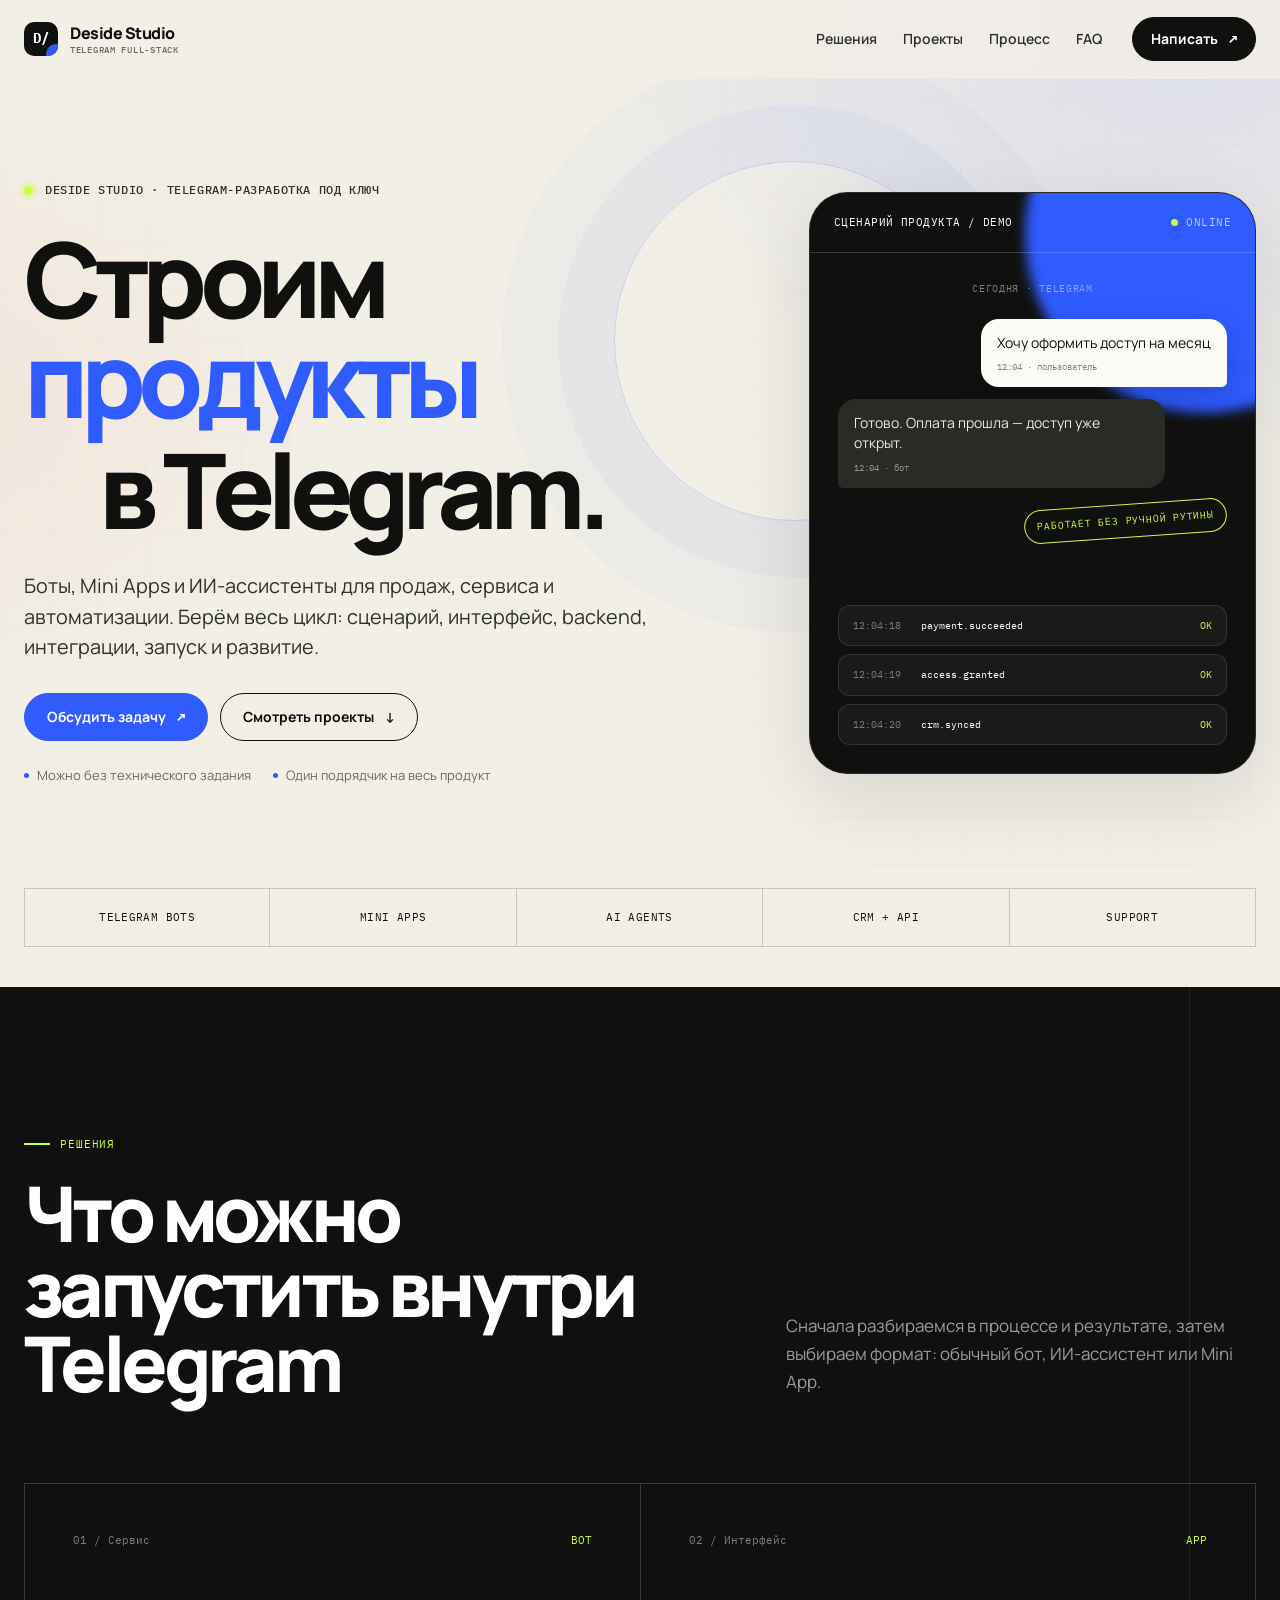
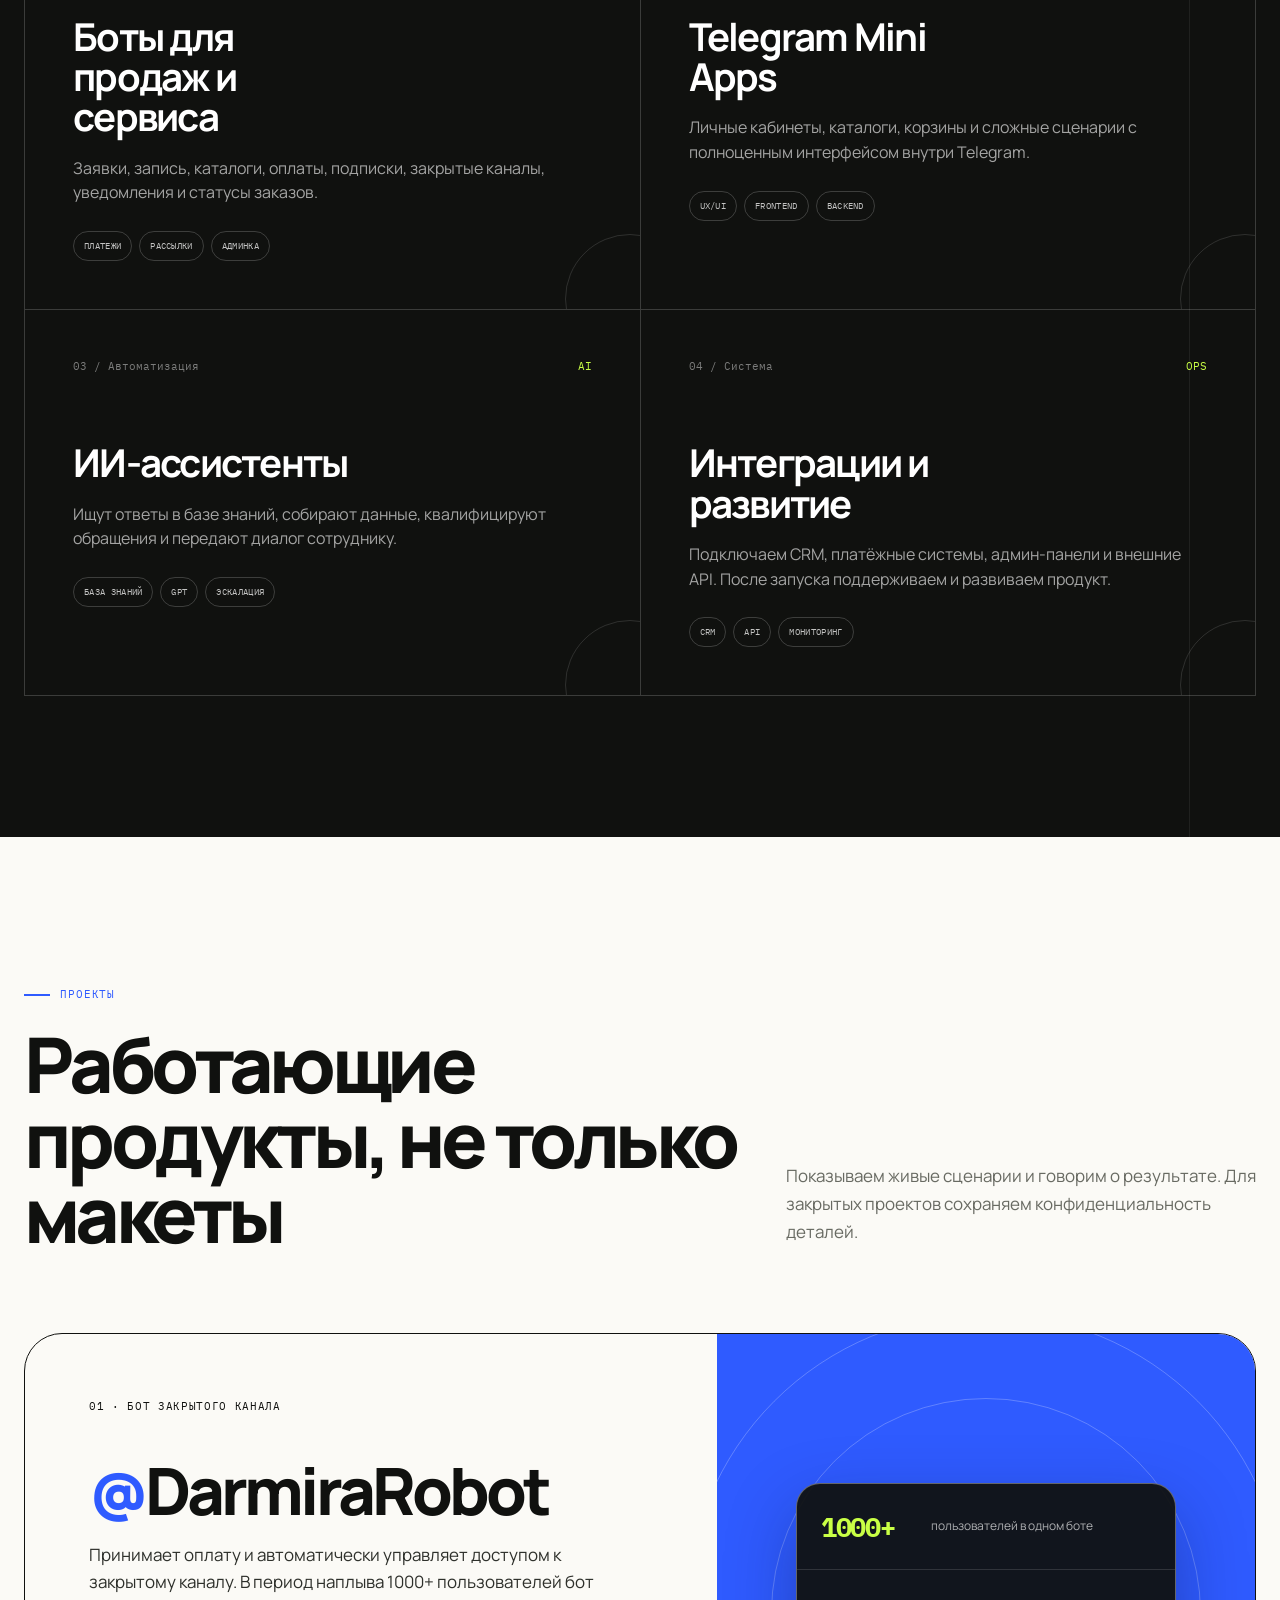
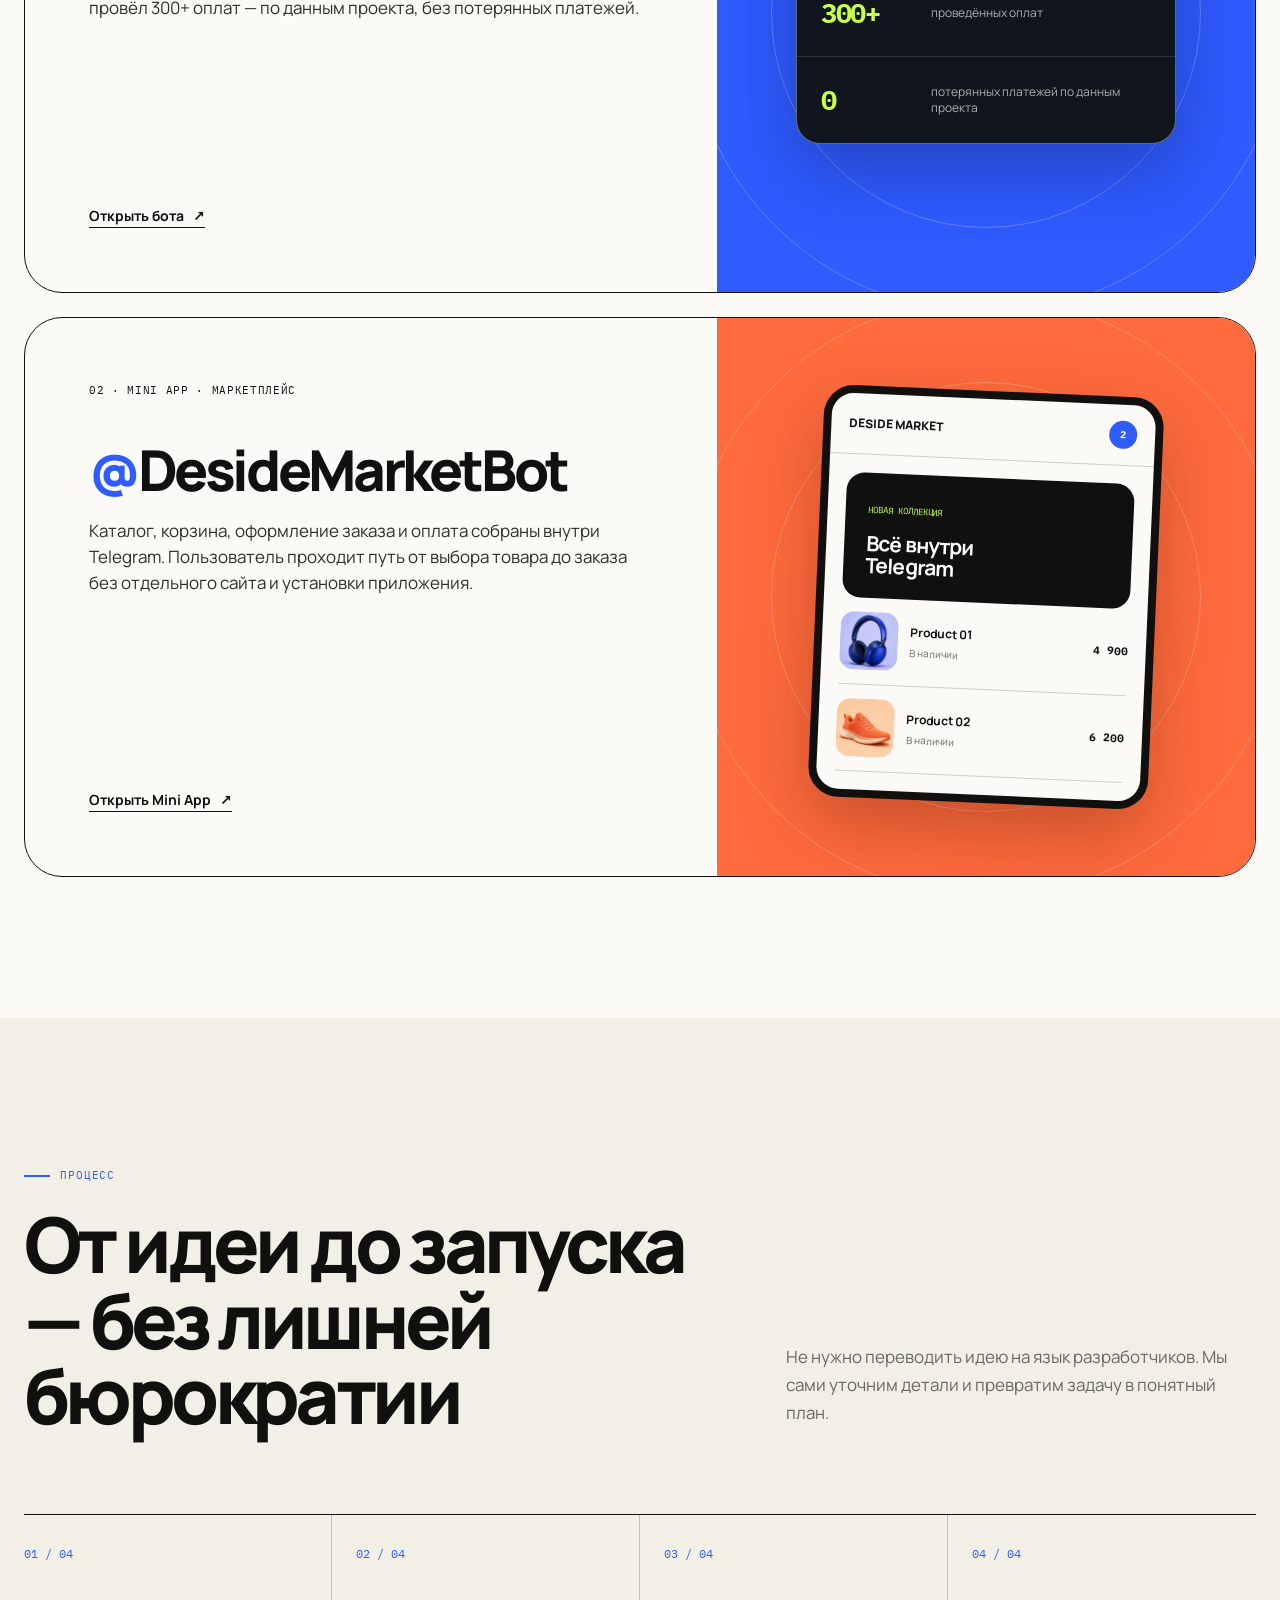
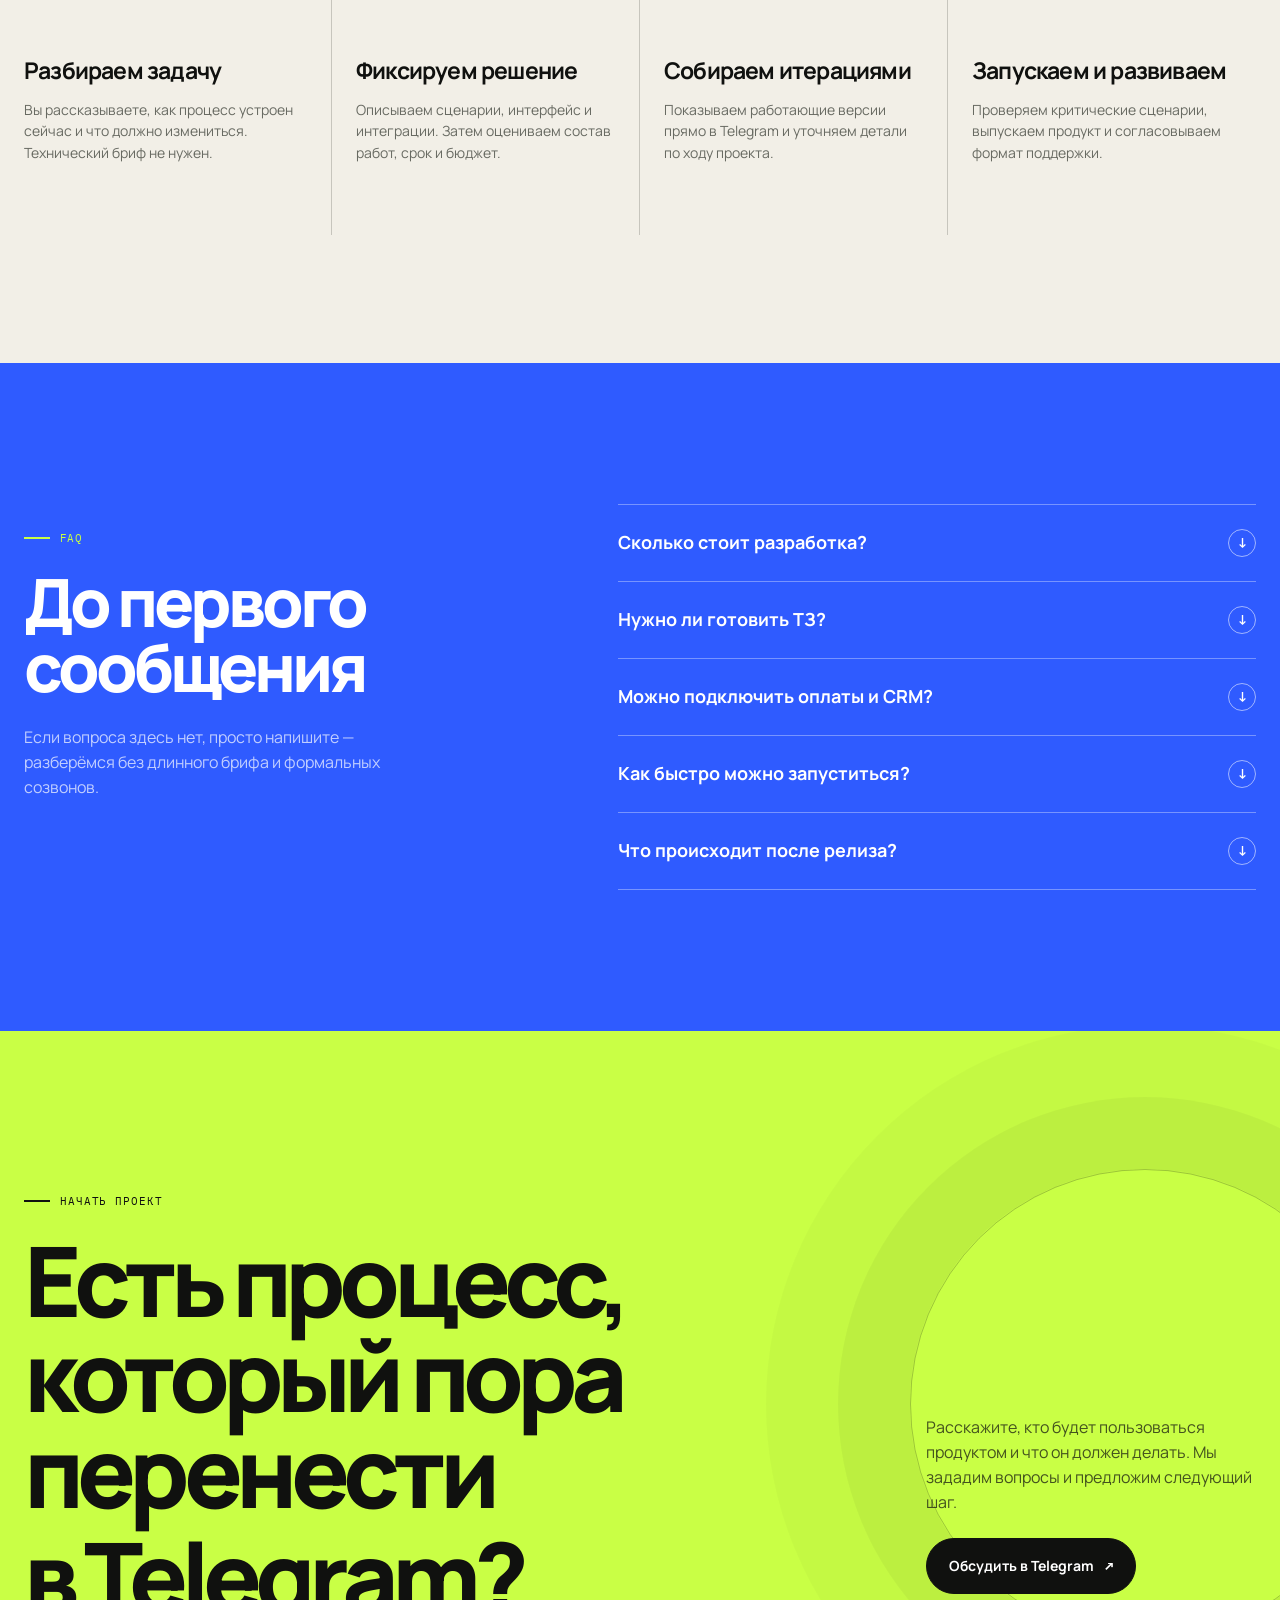
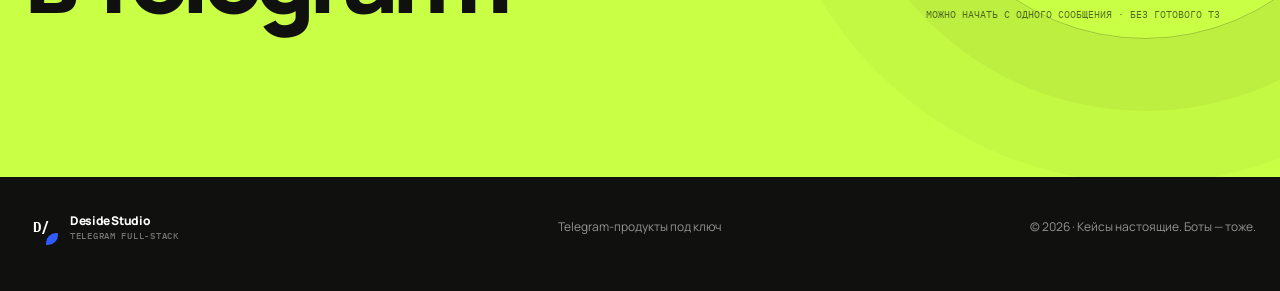
<file: index.html>
<!doctype html>
<html lang="ru">
<head>
  <meta charset="utf-8">
  <meta name="viewport" content="width=device-width, initial-scale=1">
  <meta name="google-site-verification" content="4cxLLVoTmyOUxjFRNdkZRSR-MLFmM2uXxJp7mEgD1WU">
  <meta name="yandex-verification" content="345c1e6661ad73d7">
  <title>Разработка Telegram-ботов и Mini Apps под ключ — Deside Studio</title>
  <meta name="description" content="Проектируем и разрабатываем Telegram-ботов и Mini Apps для заявок, оплат, подписок, поддержки и интеграций с CRM. Запуск и сопровождение.">
  <link rel="canonical" href="https://botstation.xyz/">
  <meta name="robots" content="index, follow, max-image-preview:large">
  <meta name="theme-color" content="#f2efe7">
  <meta property="og:title" content="Deside Studio — Telegram-продукты под ключ">
  <meta property="og:description" content="Боты, Mini Apps и ИИ-ассистенты: от сценария и интерфейса до backend, интеграций и запуска.">
  <meta property="og:type" content="website">
  <meta property="og:url" content="https://botstation.xyz/">
  <meta property="og:locale" content="ru_RU">
  <meta property="og:image" content="https://botstation.xyz/og.png">
  <meta property="og:image:width" content="1731">
  <meta property="og:image:height" content="909">
  <meta property="og:image:alt" content="Deside Studio — строим продукты в Telegram">
  <meta name="twitter:card" content="summary_large_image">
  <meta name="twitter:title" content="Deside Studio — Telegram-продукты под ключ">
  <meta name="twitter:description" content="Боты, Mini Apps и ИИ-ассистенты: от сценария и интерфейса до backend, интеграций и запуска.">
  <meta name="twitter:image" content="https://botstation.xyz/og.png">
  <link rel="icon" type="image/svg+xml" href="favicon.svg">
  <link rel="preconnect" href="https://fonts.googleapis.com">
  <link rel="preconnect" href="https://fonts.gstatic.com" crossorigin>
  <link href="https://fonts.googleapis.com/css2?family=IBM+Plex+Mono:wght@500&family=Manrope:wght@400;500;600;700;800&display=swap" rel="stylesheet">
  <link rel="stylesheet" href="styles.css?v=20260723-5">
  <script>document.documentElement.classList.add('js');</script>
  <script type="application/ld+json">
  {
    "@context": "https://schema.org",
    "@type": "FAQPage",
    "mainEntity": [
      {
        "@type": "Question",
        "name": "Сколько стоит разработка Telegram-бота?",
        "acceptedAnswer": {
          "@type": "Answer",
          "text": "Стоимость зависит от сценариев, интерфейса и интеграций. После уточнения задачи студия фиксирует состав работ, реалистичный срок и ориентир по бюджету."
        }
      },
      {
        "@type": "Question",
        "name": "Нужно ли готовить техническое задание?",
        "acceptedAnswer": {
          "@type": "Answer",
          "text": "Нет. Достаточно описать своими словами, кто будет пользоваться продуктом и что он должен делать. Сценарии и структуру решения соберёт студия."
        }
      },
      {
        "@type": "Question",
        "name": "Можно подключить оплаты, CRM и внешние сервисы?",
        "acceptedAnswer": {
          "@type": "Answer",
          "text": "Да. Студия подключает платёжные системы, CRM, базы данных, админ-панели и другие сервисы по API."
        }
      },
      {
        "@type": "Question",
        "name": "Что происходит после запуска?",
        "acceptedAnswer": {
          "@type": "Answer",
          "text": "После запуска можно согласовать размещение, мониторинг, исправления и дальнейшее развитие продукта."
        }
      }
    ]
  }
  </script>
</head>
<body>
  <a class="skip-link" href="#content">Перейти к содержанию</a>

  <header class="site-header">
    <nav class="nav container" aria-label="Основная навигация">
      <a class="brand" href="#top" aria-label="Deside Studio — на главную">
        <span class="brand-mark" aria-hidden="true">D/</span>
        <span class="brand-text">
          Deside Studio
          <small>Telegram full-stack</small>
        </span>
      </a>

      <div class="nav-links">
        <a href="#services">Решения</a>
        <a href="#cases">Проекты</a>
        <a href="#process">Процесс</a>
        <a href="#faq">FAQ</a>
      </div>

      <a class="nav-cta" href="https://t.me/wqw123a" target="_blank" rel="noopener">
        Написать
        <span class="button-arrow" aria-hidden="true">↗</span>
      </a>
    </nav>
  </header>

  <main id="content">
    <section class="hero" id="top">
      <div class="container">
        <div class="hero-grid">
          <div class="hero-copy" data-reveal="left">
            <p class="eyebrow">
              <span class="eyebrow-dot" aria-hidden="true"></span>
              Deside Studio · Telegram-разработка под ключ
            </p>

            <h1>
              Строим
              <span class="accent">продукты</span>
              <span class="indent">в Telegram.</span>
            </h1>

            <p class="hero-lead">
              Боты, Mini Apps и ИИ-ассистенты для продаж, сервиса и автоматизации. Берём весь цикл: сценарий, интерфейс, backend, интеграции, запуск и развитие.
            </p>

            <div class="hero-actions">
              <a class="button button-primary" href="https://t.me/wqw123a" target="_blank" rel="noopener">
                Обсудить задачу
                <span class="button-arrow" aria-hidden="true">↗</span>
              </a>
              <a class="button button-secondary" href="#cases">
                Смотреть проекты
                <span aria-hidden="true">↓</span>
              </a>
            </div>

            <div class="hero-note" aria-label="Преимущества работы">
              <span>Можно без технического задания</span>
              <span>Один подрядчик на весь продукт</span>
            </div>
          </div>

          <div class="product-window" data-reveal="right" aria-label="Иллюстрация рабочего сценария Telegram-продукта">
            <div class="window-bar">
              <span>Сценарий продукта / demo</span>
              <span class="window-status">online</span>
            </div>

            <div class="window-body">
              <p class="chat-date">Сегодня · Telegram</p>

              <div class="message message-client">
                Хочу оформить доступ на месяц
                <small>12:04 · пользователь</small>
              </div>

              <div class="message message-bot">
                Готово. Оплата прошла — доступ уже открыт.
                <small>12:04 · бот</small>
              </div>

              <span class="window-stamp">Работает без ручной рутины</span>

              <div class="event-stack" aria-label="События системы">
                <div class="event">
                  <span class="event-time">12:04:18</span>
                  <span>payment.succeeded</span>
                  <span class="event-result">OK</span>
                </div>
                <div class="event">
                  <span class="event-time">12:04:19</span>
                  <span>access.granted</span>
                  <span class="event-result">OK</span>
                </div>
                <div class="event">
                  <span class="event-time">12:04:20</span>
                  <span>crm.synced</span>
                  <span class="event-result">OK</span>
                </div>
              </div>
            </div>
          </div>
        </div>

        <div class="capability-bar" data-reveal>
          <ul class="capability-list" aria-label="Возможности студии">
            <li>Telegram Bots</li>
            <li>Mini Apps</li>
            <li>AI Agents</li>
            <li>CRM + API</li>
            <li>Support</li>
          </ul>
        </div>
      </div>
    </section>

    <section class="section services" id="services">
      <div class="container">
        <div class="section-head" data-reveal>
          <div>
            <p class="section-kicker">Решения</p>
            <h2 class="section-title">Что можно запустить внутри Telegram</h2>
          </div>
          <p class="section-intro">
            Сначала разбираемся в процессе и результате, затем выбираем формат: обычный бот, ИИ-ассистент или Mini App.
          </p>
        </div>

        <div class="service-grid">
          <article class="service-card" data-reveal>
            <div class="service-index"><span>01 / Сервис</span><span>BOT</span></div>
            <h3>Боты для продаж и сервиса</h3>
            <p>Заявки, запись, каталоги, оплаты, подписки, закрытые каналы, уведомления и статусы заказов.</p>
            <ul class="tag-list" aria-label="Возможности ботов">
              <li>Платежи</li>
              <li>Рассылки</li>
              <li>Админка</li>
            </ul>
          </article>

          <article class="service-card" data-reveal>
            <div class="service-index"><span>02 / Интерфейс</span><span>APP</span></div>
            <h3>Telegram Mini Apps</h3>
            <p>Личные кабинеты, каталоги, корзины и сложные сценарии с полноценным интерфейсом внутри Telegram.</p>
            <ul class="tag-list" aria-label="Возможности Mini Apps">
              <li>UX/UI</li>
              <li>Frontend</li>
              <li>Backend</li>
            </ul>
          </article>

          <article class="service-card" data-reveal>
            <div class="service-index"><span>03 / Автоматизация</span><span>AI</span></div>
            <h3>ИИ-ассистенты</h3>
            <p>Ищут ответы в базе знаний, собирают данные, квалифицируют обращения и передают диалог сотруднику.</p>
            <ul class="tag-list" aria-label="Возможности ИИ-ассистентов">
              <li>База знаний</li>
              <li>GPT</li>
              <li>Эскалация</li>
            </ul>
          </article>

          <article class="service-card" data-reveal>
            <div class="service-index"><span>04 / Система</span><span>OPS</span></div>
            <h3>Интеграции и развитие</h3>
            <p>Подключаем CRM, платёжные системы, админ-панели и внешние API. После запуска поддерживаем и развиваем продукт.</p>
            <ul class="tag-list" aria-label="Интеграции и поддержка">
              <li>CRM</li>
              <li>API</li>
              <li>Мониторинг</li>
            </ul>
          </article>
        </div>
      </div>
    </section>

    <section class="section cases" id="cases">
      <div class="container">
        <div class="section-head" data-reveal>
          <div>
            <p class="section-kicker">Проекты</p>
            <h2 class="section-title">Работающие продукты, не только макеты</h2>
          </div>
          <p class="section-intro">
            Показываем живые сценарии и говорим о результате. Для закрытых проектов сохраняем конфиденциальность деталей.
          </p>
        </div>

        <div class="cases-stack">
          <article class="case-card" data-reveal>
            <div class="case-copy">
              <p class="case-label">01 · Бот закрытого канала</p>
              <h3><span class="at">@</span>DarmiraRobot</h3>
              <p class="case-description">
                Принимает оплату и автоматически управляет доступом к закрытому каналу. В период наплыва 1000+ пользователей бот провёл 300+ оплат — по данным проекта, без потерянных платежей.
              </p>
              <a class="case-link" href="https://t.me/DarmiraRobot" target="_blank" rel="noopener">
                Открыть бота <span aria-hidden="true">↗</span>
              </a>
            </div>

            <div class="case-visual" aria-label="Показатели проекта DarmiraRobot">
              <div class="case-metrics">
                <div class="metric">
                  <strong>1000+</strong>
                  <span>пользователей в одном боте</span>
                </div>
                <div class="metric">
                  <strong>300+</strong>
                  <span>проведённых оплат</span>
                </div>
                <div class="metric">
                  <strong>0</strong>
                  <span>потерянных платежей по данным проекта</span>
                </div>
              </div>
            </div>
          </article>

          <article class="case-card case-market" data-reveal>
            <div class="case-copy">
              <p class="case-label">02 · Mini App · Маркетплейс</p>
              <h3><span class="at">@</span>Deside<wbr>MarketBot</h3>
              <p class="case-description">
                Каталог, корзина, оформление заказа и оплата собраны внутри Telegram. Пользователь проходит путь от выбора товара до заказа без отдельного сайта и установки приложения.
              </p>
              <a class="case-link" href="https://t.me/DesideMarketBot" target="_blank" rel="noopener">
                Открыть Mini App <span aria-hidden="true">↗</span>
              </a>
            </div>

            <div class="case-visual" aria-label="Иллюстрация интерфейса Mini App маркетплейса">
              <div class="mini-app">
                <div class="mini-app-head">
                  <span>DESIDE MARKET</span>
                  <span class="cart-badge">2</span>
                </div>
                <div class="mini-app-body">
                  <div class="mini-banner">
                    <small>Новая коллекция</small>
                    <p>Всё внутри Telegram</p>
                  </div>
                  <div class="product-row">
                    <img class="product-thumb" src="product-headphones.webp" alt="" width="58" height="58">
                    <span><strong>Product 01</strong><small>В наличии</small></span>
                    <b>4 900</b>
                  </div>
                  <div class="product-row">
                    <img class="product-thumb" src="product-sneaker.webp" alt="" width="58" height="58">
                    <span><strong>Product 02</strong><small>В наличии</small></span>
                    <b>6 200</b>
                  </div>
                </div>
              </div>
            </div>
          </article>
        </div>
      </div>
    </section>

    <section class="section process" id="process">
      <div class="container">
        <div class="section-head" data-reveal>
          <div>
            <p class="section-kicker">Процесс</p>
            <h2 class="section-title">От идеи до запуска — без лишней бюрократии</h2>
          </div>
          <p class="section-intro">
            Не нужно переводить идею на язык разработчиков. Мы сами уточним детали и превратим задачу в понятный план.
          </p>
        </div>

        <div class="process-grid">
          <article class="process-step" data-reveal>
            <span class="step-number">01 / 04</span>
            <h3>Разбираем задачу</h3>
            <p>Вы рассказываете, как процесс устроен сейчас и что должно измениться. Технический бриф не нужен.</p>
          </article>

          <article class="process-step" data-reveal>
            <span class="step-number">02 / 04</span>
            <h3>Фиксируем решение</h3>
            <p>Описываем сценарии, интерфейс и интеграции. Затем оцениваем состав работ, срок и бюджет.</p>
          </article>

          <article class="process-step" data-reveal>
            <span class="step-number">03 / 04</span>
            <h3>Собираем итерациями</h3>
            <p>Показываем работающие версии прямо в Telegram и уточняем детали по ходу проекта.</p>
          </article>

          <article class="process-step" data-reveal>
            <span class="step-number">04 / 04</span>
            <h3>Запускаем и развиваем</h3>
            <p>Проверяем критические сценарии, выпускаем продукт и согласовываем формат поддержки.</p>
          </article>
        </div>
      </div>
    </section>

    <section class="faq-section" id="faq">
      <div class="container faq-layout">
        <div class="faq-copy" data-reveal="left">
          <p class="section-kicker">FAQ</p>
          <h2 class="section-title">До первого сообщения</h2>
          <p>Если вопроса здесь нет, просто напишите — разберёмся без длинного брифа и формальных созвонов.</p>
        </div>

        <div class="faq-list" data-reveal="right">
          <div class="faq-item">
            <button class="faq-trigger" type="button" id="faq-trigger-cost" aria-expanded="true" aria-controls="faq-answer-cost">
              <span>Сколько стоит разработка?</span>
            </button>
            <div class="faq-answer" id="faq-answer-cost" role="region" aria-labelledby="faq-trigger-cost">
              <div class="faq-answer-inner">
                <p>Стоимость зависит от сценариев, интерфейса и интеграций. После уточнения задачи фиксируем состав работ, реалистичный срок и ориентир по бюджету.</p>
              </div>
            </div>
          </div>

          <div class="faq-item">
            <button class="faq-trigger" type="button" id="faq-trigger-brief" aria-expanded="true" aria-controls="faq-answer-brief">
              <span>Нужно ли готовить ТЗ?</span>
            </button>
            <div class="faq-answer" id="faq-answer-brief" role="region" aria-labelledby="faq-trigger-brief">
              <div class="faq-answer-inner">
                <p>Нет. Опишите своими словами, кто будет пользоваться продуктом и что он должен делать. Сценарии и структуру решения соберём мы.</p>
              </div>
            </div>
          </div>

          <div class="faq-item">
            <button class="faq-trigger" type="button" id="faq-trigger-integrations" aria-expanded="true" aria-controls="faq-answer-integrations">
              <span>Можно подключить оплаты и CRM?</span>
            </button>
            <div class="faq-answer" id="faq-answer-integrations" role="region" aria-labelledby="faq-trigger-integrations">
              <div class="faq-answer-inner">
                <p>Да. Подключаем платёжные системы, CRM, базы данных, админ-панели и другие сервисы по API.</p>
              </div>
            </div>
          </div>

          <div class="faq-item">
            <button class="faq-trigger" type="button" id="faq-trigger-timing" aria-expanded="true" aria-controls="faq-answer-timing">
              <span>Как быстро можно запуститься?</span>
            </button>
            <div class="faq-answer" id="faq-answer-timing" role="region" aria-labelledby="faq-trigger-timing">
              <div class="faq-answer-inner">
                <p>Зависит от объёма и интеграций. Простой сценарий можно выпустить заметно быстрее сложного Mini App — конкретный срок называем после короткого разбора задачи.</p>
              </div>
            </div>
          </div>

          <div class="faq-item">
            <button class="faq-trigger" type="button" id="faq-trigger-support" aria-expanded="true" aria-controls="faq-answer-support">
              <span>Что происходит после релиза?</span>
            </button>
            <div class="faq-answer" id="faq-answer-support" role="region" aria-labelledby="faq-trigger-support">
              <div class="faq-answer-inner">
                <p>Можем взять на себя размещение, мониторинг, исправления и дальнейшее развитие продукта. Формат поддержки согласуем до запуска.</p>
              </div>
            </div>
          </div>
        </div>
      </div>
    </section>

    <section class="contact" aria-labelledby="contact-title">
      <div class="container contact-inner">
        <div data-reveal="left">
          <p class="section-kicker">Начать проект</p>
          <h2 id="contact-title">Есть процесс, который пора перенести <span class="contact-title-line">в Telegram?</span></h2>
        </div>

        <div class="contact-side" data-reveal="right">
          <p>Расскажите, кто будет пользоваться продуктом и что он должен делать. Мы зададим вопросы и предложим следующий шаг.</p>
          <a class="button button-primary" href="https://t.me/wqw123a" target="_blank" rel="noopener">
            Обсудить в Telegram
            <span class="button-arrow" aria-hidden="true">↗</span>
          </a>
          <span class="contact-note">Можно начать с одного сообщения · без готового ТЗ</span>
        </div>
      </div>
    </section>
  </main>

  <footer class="site-footer">
    <div class="container footer-row">
      <a class="brand" href="#top" aria-label="Deside Studio — наверх">
        <span class="brand-mark" aria-hidden="true">D/</span>
        <span class="brand-text">Deside Studio<small>Telegram full-stack</small></span>
      </a>
      <span>Telegram-продукты под ключ</span>
      <span>© <span data-year>2026</span> · Кейсы настоящие. Боты — тоже.</span>
    </div>
  </footer>

  <canvas class="telegram-cursor-trail" data-telegram-cursor-trail aria-hidden="true"></canvas>
  <div class="telegram-cursor" data-telegram-cursor aria-hidden="true">
    <span class="telegram-cursor-plane"></span>
  </div>

  <script type="module" src="script.js?v=20260723-5"></script>
</body>
</html>
</file>
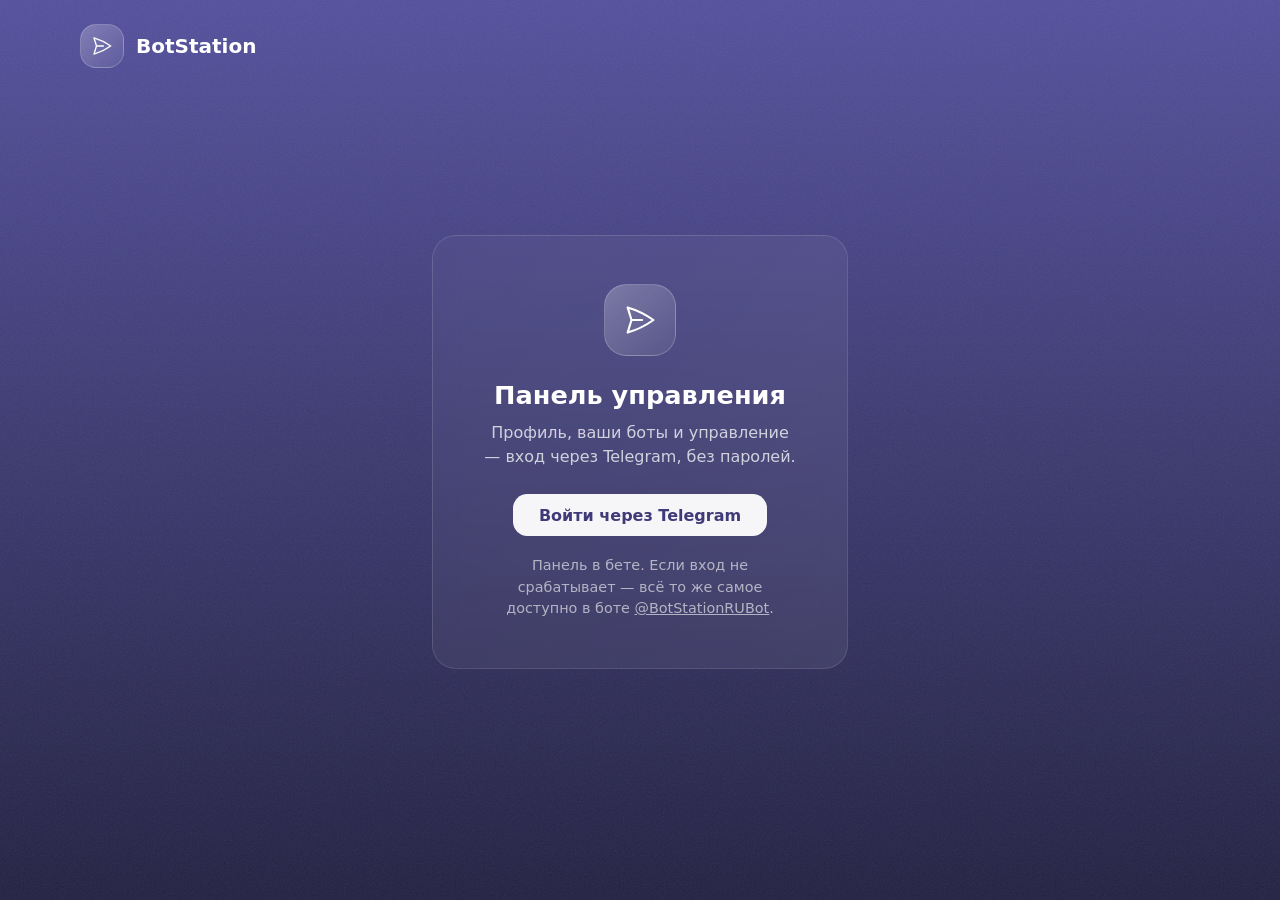
<file: panel/index.html>
<!DOCTYPE html>
<html lang="ru">
<head>
<meta charset="utf-8">
<meta name="viewport" content="width=device-width, initial-scale=1">
<title>BotStation — панель управления</title>
<meta name="robots" content="noindex">
<style>
@font-face{font-display:swap;font-family:FindSansPro;font-style:normal;font-weight:300;src:url(https://botstation.xyz/fonts/FindSansPro-Light.woff2) format("woff2")}
@font-face{font-display:swap;font-family:FindSansPro;font-style:normal;font-weight:400;src:url(https://botstation.xyz/fonts/FindSansPro-Regular.woff2) format("woff2")}
@font-face{font-display:swap;font-family:FindSansPro;font-style:normal;font-weight:500;src:url(https://botstation.xyz/fonts/FindSansPro-Medium.woff2) format("woff2")}
@font-face{font-display:swap;font-family:FindSansPro;font-style:normal;font-weight:700;src:url(https://botstation.xyz/fonts/FindSansPro-Bold.woff2) format("woff2")}
*{box-sizing:border-box;margin:0;padding:0}
body{
  background:#232142;color:#fff;min-height:100vh;
  font-family:FindSansPro,ui-sans-serif,system-ui,-apple-system,"Segoe UI",Roboto,sans-serif;
  line-height:1.5;overflow-x:hidden;
}
body::after{
  content:"";position:fixed;inset:0;pointer-events:none;z-index:-1;
  background:linear-gradient(#54519e,#232142);
}
body::before{
  content:"";position:fixed;inset:0;pointer-events:none;opacity:.18;z-index:0;
  background-image:url("data:image/svg+xml,%3Csvg xmlns='http://www.w3.org/2000/svg' width='300' height='300'%3E%3Cfilter id='n'%3E%3CfeTurbulence type='fractalNoise' baseFrequency='0.65' numOctaves='3' stitchTiles='stitch'/%3E%3C/filter%3E%3Crect width='100%25' height='100%25' filter='url(%23n)' opacity='0.5'/%3E%3C/svg%3E");
}
a{color:inherit;text-decoration:none}
.page{position:relative;z-index:1;max-width:72rem;margin:0 auto;padding:1rem 1rem 4rem}

header{display:flex;justify-content:space-between;align-items:center;padding:.5rem 0 1.5rem}
.logo{display:flex;align-items:center;gap:.75rem;font-weight:600;font-size:1.25rem}
.logo-mark{
  width:2.75rem;height:2.75rem;border-radius:1rem;
  display:flex;align-items:center;justify-content:center;
  background:linear-gradient(135deg,rgba(255,255,255,.25),rgba(255,255,255,.06));
  border:1px solid rgba(255,255,255,.2);
}
.userbox{display:flex;align-items:center;gap:1rem;font-weight:300}
.userbox a{opacity:.7;cursor:pointer}
.userbox a:hover{opacity:1}

.glass{
  border-radius:1.5rem;
  -webkit-backdrop-filter:blur(12px);backdrop-filter:blur(12px);
  background:linear-gradient(to bottom right,rgba(255,255,255,.03),rgba(255,255,255,.07));
  border:1px solid rgba(255,255,255,.12);
}
.btn{
  display:inline-flex;align-items:center;justify-content:center;gap:.5rem;
  background:rgba(255,255,255,.95);color:#403a78;font-weight:600;
  border:none;border-radius:.9rem;padding:.7rem 1.6rem;cursor:pointer;
  font-family:inherit;font-size:1rem;transition:transform .15s;
}
.btn:hover{transform:scale(1.04)}
.btn:disabled{opacity:.5;cursor:default;transform:none}
.btn.ghost{
  background:linear-gradient(135deg,rgba(255,255,255,.25),rgba(255,255,255,.06));
  border:1px solid rgba(255,255,255,.2);color:#fff;font-weight:400;
}
.btn.small{padding:.45rem 1.1rem;font-size:.9rem;border-radius:.7rem}
.btn.danger{background:rgba(248,113,113,.16);border:1px solid rgba(248,113,113,.45);color:#fca5a5}
.btn.ok{background:rgba(74,222,128,.14);border:1px solid rgba(74,222,128,.4);color:#86efac}

h2{font-weight:500;font-size:1.35rem;margin:2.2rem 0 1rem;opacity:.9}
.muted{opacity:.6;font-weight:300}
.hidden{display:none!important}

/* вход */
#login{min-height:80vh;display:flex;align-items:center;justify-content:center}
.login-card{padding:3rem;text-align:center;max-width:26rem;width:100%}
.login-card .logo-mark{width:4.5rem;height:4.5rem;border-radius:1.4rem;margin:0 auto 1.25rem}
.login-card h1{font-size:1.6rem;font-weight:700;margin-bottom:.4rem}
.login-card p{font-weight:300;opacity:.75;margin-bottom:1.6rem}
.login-hint{margin-top:1.2rem;font-size:.9rem}

/* профиль */
.profile-grid{display:grid;grid-template-columns:1fr;gap:1rem}
@media(min-width:768px){.profile-grid{grid-template-columns:1fr 1fr}}
.pcard{padding:1.4rem 1.6rem}
.pcard .label{font-weight:300;opacity:.6;font-size:.9rem}
.pcard .value{font-size:1.5rem;font-weight:500;margin-top:.15rem;word-break:break-all}
.copy{cursor:pointer;opacity:.65;font-size:.85rem}
.copy:hover{opacity:1}

/* боты */
.bots{display:grid;grid-template-columns:1fr;gap:1rem}
@media(min-width:768px){.bots{grid-template-columns:1fr 1fr}}
.bot-card{padding:1.3rem 1.5rem;display:flex;flex-direction:column;gap:.7rem}
.bot-head{display:flex;align-items:center;justify-content:space-between;gap:.5rem}
.bot-name{font-weight:500;font-size:1.15rem}
.chip{
  display:inline-block;padding:.15rem .8rem;border-radius:2rem;font-size:.82rem;font-weight:300;
  background:linear-gradient(135deg,rgba(255,255,255,.22),rgba(255,255,255,.06));
  border:1px solid rgba(255,255,255,.18);
}
.dot{display:inline-block;width:.6rem;height:.6rem;border-radius:50%;margin-right:.4rem}
.dot.on{background:#22c55e;animation:pulse 2s infinite}
.dot.off{background:#f87171}
@keyframes pulse{0%,100%{opacity:1}50%{opacity:.4}}
.bot-meta{font-weight:300;opacity:.75;font-size:.95rem}
.bot-actions{display:flex;gap:.6rem;margin-top:.2rem}

/* админка */
.stats-grid{display:grid;grid-template-columns:repeat(2,1fr);gap:1rem}
@media(min-width:768px){.stats-grid{grid-template-columns:repeat(4,1fr)}}
.stat{padding:1.1rem 1.3rem}
.stat .label{font-weight:300;opacity:.6;font-size:.85rem}
.stat .value{font-size:1.6rem;font-weight:500}
.rowline{
  display:flex;align-items:center;justify-content:space-between;gap:1rem;
  padding:.7rem 1.2rem;border-radius:1rem;
}
.rowline:hover{background:rgba(255,255,255,.04)}
.rowline .left{display:flex;align-items:center;gap:.8rem;min-width:0;flex-wrap:wrap}
.list{padding:.5rem}
.price-row{display:flex;align-items:center;gap:.8rem;padding:.5rem 1.2rem}
.price-row input{
  width:6rem;background:rgba(255,255,255,.08);border:1px solid rgba(255,255,255,.2);
  border-radius:.6rem;color:#fff;padding:.4rem .7rem;font-family:inherit;font-size:1rem;
}
.toast{
  position:fixed;bottom:1.5rem;left:50%;transform:translateX(-50%);z-index:50;
  background:rgba(35,33,66,.95);border:1px solid rgba(255,255,255,.25);
  border-radius:1rem;padding:.8rem 1.6rem;opacity:0;transition:opacity .25s;pointer-events:none;
  max-width:90vw;text-align:center;
}
.toast.show{opacity:1}

/* создание бота */
.h2row{display:flex;align-items:center;justify-content:space-between;gap:1rem;margin:2.2rem 0 1rem}
.h2row h2{margin:0}
.create-card{padding:1.5rem 1.7rem;display:flex;flex-direction:column;gap:1rem;margin-bottom:1rem}
.tpl-pick{display:flex;flex-wrap:wrap;gap:.6rem}
.tpl-opt{
  cursor:pointer;padding:.55rem 1.1rem;border-radius:.8rem;font-weight:300;
  border:1px solid rgba(255,255,255,.18);background:rgba(255,255,255,.05);
  transition:background .15s;
}
.tpl-opt:hover{background:rgba(255,255,255,.12)}
.tpl-opt.sel{background:rgba(255,255,255,.92);color:#403a78;font-weight:600}
.tpl-summary{min-height:1.4em}
.field-token{
  width:100%;background:rgba(255,255,255,.08);border:1px solid rgba(255,255,255,.2);
  border-radius:.7rem;color:#fff;padding:.6rem .9rem;font-family:inherit;font-size:1rem;
}
.field-token::placeholder{color:rgba(255,255,255,.4)}

/* продление в карточке */
.pay-panel{
  border-top:1px solid rgba(255,255,255,.12);padding-top:.8rem;margin-top:.3rem;
  display:flex;flex-direction:column;gap:.6rem;
}
.pay-grid{display:flex;flex-wrap:wrap;gap:.5rem}

/* настройки бота */
.set-field label{display:block;font-weight:300;opacity:.7;font-size:.9rem;margin-bottom:.3rem}
.set-field textarea{
  width:100%;min-height:4.2em;resize:vertical;
  background:rgba(255,255,255,.08);border:1px solid rgba(255,255,255,.2);
  border-radius:.7rem;color:#fff;padding:.55rem .8rem;font-family:inherit;font-size:.95rem;
}
.trow{display:flex;gap:.4rem;align-items:center;margin-bottom:.4rem}
.trow input{
  background:rgba(255,255,255,.08);border:1px solid rgba(255,255,255,.2);
  border-radius:.6rem;color:#fff;padding:.4rem .6rem;font-family:inherit;font-size:.92rem;
}
.trow .t-title{flex:1;min-width:7rem}
.trow .t-num{width:5.5rem}
.trow .t-del{cursor:pointer;opacity:.6;padding:.2rem .4rem}
.trow .t-del:hover{opacity:1}
.bot-stats{font-weight:300;opacity:.85;font-size:.92rem}
.bot-error{font-weight:300;font-size:.92rem;color:#fca5a5}

/* пополнение баланса */
.topup-row{display:flex;gap:.5rem;align-items:center;margin-top:.7rem;flex-wrap:wrap}
.topup-row input{
  width:7rem;background:rgba(255,255,255,.08);border:1px solid rgba(255,255,255,.2);
  border-radius:.7rem;color:#fff;padding:.5rem .8rem;font-family:inherit;font-size:1rem;
}
</style>
</head>
<body>
<div class="page">

  <header>
    <a class="logo" href="https://botstation.xyz">
      <span class="logo-mark"><svg width="22" height="22" viewBox="0 0 24 24" fill="none" stroke="#fff" stroke-width="1.5" stroke-linecap="round" stroke-linejoin="round"><path d="M6 12 3.269 3.125A59.769 59.769 0 0 1 21.485 12 59.768 59.768 0 0 1 3.27 20.875L5.999 12Zm0 0h7.5"/></svg></span>
      BotStation
    </a>
    <div class="userbox hidden" id="userbox">
      <span id="userName"></span>
      <a id="logout">Выйти</a>
    </div>
  </header>

  <!-- ВХОД -->
  <div id="login">
    <div class="glass login-card">
      <div class="logo-mark"><svg width="34" height="34" viewBox="0 0 24 24" fill="none" stroke="#fff" stroke-width="1.5" stroke-linecap="round" stroke-linejoin="round"><path d="M6 12 3.269 3.125A59.769 59.769 0 0 1 21.485 12 59.768 59.768 0 0 1 3.27 20.875L5.999 12Zm0 0h7.5"/></svg></div>
      <h1>Панель управления</h1>
      <p>Профиль, ваши боты и управление — вход через Telegram, без паролей.</p>
      <button class="btn" id="loginBtn">Войти через Telegram</button>
      <div class="login-hint muted hidden" id="loginHint">
        Подтвердите вход в Telegram — страница обновится сама.
      </div>
      <div class="login-hint muted">
        Панель в бете. Если вход не срабатывает — всё то же самое доступно
        в боте <a href="https://t.me/BotStationRUBot" style="text-decoration:underline">@BotStationRUBot</a>.
      </div>
    </div>
  </div>

  <!-- ПАНЕЛЬ -->
  <div id="app" class="hidden">
    <h2>Профиль</h2>
    <div class="profile-grid">
      <div class="glass pcard">
        <div class="label">Баланс</div>
        <div class="value" id="pBalance">—</div>
        <div class="topup-row">
          <input type="number" id="topupAmount" min="1" max="1000" step="1" value="10">
          <button class="btn small" id="topupBtn">Пополнить USDT</button>
        </div>
        <div class="muted" style="font-size:.9rem;margin-top:.5rem" id="topupStatus">
          Оплата через @CryptoBot · с баланса подписки продлеваются автоматически
        </div>
      </div>
      <div class="glass pcard">
        <div class="label">Реферальная программа</div>
        <div class="value" style="font-size:1.1rem" id="pRef">—</div>
        <div class="muted copy" id="pRefLink" title="Скопировать">— </div>
      </div>
    </div>

    <div class="h2row">
      <h2>Мои боты</h2>
      <button class="btn small" id="createToggle">＋ Создать бота</button>
    </div>

    <div class="glass create-card hidden" id="createCard">
      <div>
        <div class="muted" style="margin-bottom:.5rem">Шаблон</div>
        <div class="tpl-pick" id="tplPick"></div>
        <div class="muted tpl-summary" id="tplSummary" style="margin-top:.5rem"></div>
      </div>
      <div>
        <div class="muted" style="margin-bottom:.5rem">
          Токен бота — @BotFather → /newbot (или /mybots → API Token)
        </div>
        <input class="field-token" id="tokenInput" placeholder="123456789:AAH…"
               autocomplete="off" spellcheck="false">
      </div>
      <div style="display:flex;align-items:center;gap:1rem;flex-wrap:wrap">
        <button class="btn" id="createBtn">Подключить</button>
        <span class="muted" id="createHint"></span>
      </div>
    </div>

    <div class="bots" id="botList"></div>
    <div class="muted hidden" id="noBots">Ботов пока нет — нажмите «Создать бота».</div>

    <!-- АДМИНКА -->
    <div id="adminBlock" class="hidden">
      <h2>Админка платформы</h2>
      <div class="stats-grid" id="adminStats"></div>

      <h2>Все боты</h2>
      <div class="glass list" id="adminBots"></div>

      <h2>Цены шаблонов, USDT/мес</h2>
      <div class="glass list" id="adminPrices"></div>

      <h2>Последние платежи</h2>
      <div class="glass list" id="adminPayments"></div>
    </div>
  </div>

</div>
<div class="toast" id="toast"></div>

<script>
const API = location.hostname.endsWith('botstation.xyz') ? 'https://api.botstation.xyz' : '';
const $ = id => document.getElementById(id);
let TOKEN = localStorage.getItem('bs_token') || '';
let ME = null;

function toast(text) {
  const t = $('toast');
  t.textContent = text;
  t.classList.add('show');
  setTimeout(() => t.classList.remove('show'), 2500);
}

async function api(path, opts = {}) {
  const headers = Object.assign(
    {'Content-Type': 'application/json'},
    TOKEN ? {Authorization: 'Bearer ' + TOKEN} : {},
  );
  const r = await fetch(API + path, Object.assign({headers}, opts));
  if (r.status === 401) { doLogout(); throw new Error('Сессия истекла — войдите снова'); }
  if (!r.ok) throw new Error(await r.text() || ('Ошибка ' + r.status));
  return r.json();
}

// ── вход ──────────────────────────────────────────────────────────────
let pollTimer = null;

$('loginBtn').addEventListener('click', async () => {
  try {
    const {code, url} = await api('/api/auth/start', {method: 'POST'});
    window.open(url, '_blank');
    $('loginHint').classList.remove('hidden');
    $('loginBtn').disabled = true;
    let tries = 0;
    pollTimer = setInterval(async () => {
      if (++tries > 150) { clearInterval(pollTimer); $('loginBtn').disabled = false; return; }
      try {
        const res = await api('/api/auth/poll?code=' + code);
        if (res.token) {
          clearInterval(pollTimer);
          TOKEN = res.token;
          localStorage.setItem('bs_token', TOKEN);
          await loadApp();
        } else if (res.expired) {
          clearInterval(pollTimer);
          $('loginBtn').disabled = false;
          toast('Код устарел — попробуйте ещё раз');
        }
      } catch (e) {}
    }, 2000);
  } catch (e) {
    toast(/fetch/i.test(e.message)
      ? 'Сервер панели ещё не открыт — загляните позже или управляйте ботами в @BotStationRUBot'
      : e.message);
  }
});

function doLogout() {
  TOKEN = ''; ME = null;
  localStorage.removeItem('bs_token');
  $('app').classList.add('hidden');
  $('userbox').classList.add('hidden');
  $('login').classList.remove('hidden');
  $('loginBtn').disabled = false;
  $('loginHint').classList.add('hidden');
}
$('logout').addEventListener('click', doLogout);

// ── панель ────────────────────────────────────────────────────────────
const fmtDate = iso => iso ? new Date(iso).toLocaleString('ru-RU',
  {day: '2-digit', month: '2-digit', year: 'numeric', hour: '2-digit', minute: '2-digit'}) : '—';

function subLine(b) {
  if (b.is_demo) return 'демо-бот платформы';
  if (b.expired) return 'подписка истекла';
  if (b.hours_left < 48) return `подписка ещё ${Math.max(1, Math.round(b.hours_left))} ч`;
  return 'подписка до ' + fmtDate(b.paid_until);
}

async function refreshAll() {
  await Promise.all([loadBots(), ME.is_admin ? loadAdmin() : null]);
}

function botCard(b, admin = false) {
  const div = document.createElement('div');
  div.className = 'glass bot-card';
  const owner = admin ? `<div class="bot-meta">владелец: ${b.owner_username ? '@' + b.owner_username : ''} <span class="muted">${b.owner_tg_id}</span></div>` : '';
  const userBtns = admin ? '' : `
      <button class="btn small ghost" data-act="set">Настроить</button>
      <button class="btn small ghost" data-act="pay">Продлить</button>
      ${b.is_demo ? '' : `<button class="btn small danger" data-act="del">Удалить</button>`}`;
  const stats = (b.stats && b.stats.length)
    ? `<div class="bot-stats">${b.stats.map(([l, v]) => `${l}: <b>${v}</b>`).join(' · ')}</div>` : '';
  const err = (!b.running && b.last_error)
    ? `<div class="bot-error">⚠ ${b.last_error}</div>` : '';
  div.innerHTML = `
    <div class="bot-head">
      <span class="bot-name"><span class="dot ${b.running ? 'on' : 'off'}"></span>@${b.username}</span>
      <span class="chip">${b.type_title}</span>
    </div>
    <div class="bot-meta">${subLine(b)}</div>
    ${stats}
    ${err}
    ${owner}
    <div class="bot-actions" style="flex-wrap:wrap">
      ${b.running
        ? `<button class="btn small danger" data-act="stop">Остановить</button>`
        : `<button class="btn small ok" data-act="start">Запустить</button>`}
      ${userBtns}
      <a class="btn small ghost" href="https://t.me/${b.username}" target="_blank">Открыть</a>
    </div>
    <div class="pay-panel hidden" data-pay-panel></div>
    <div class="pay-panel hidden" data-set-panel></div>`;

  div.querySelector('[data-act="start"], [data-act="stop"]').addEventListener('click', async ev => {
    const act = ev.target.dataset.act;
    ev.target.disabled = true;
    try {
      const base = admin ? '/api/admin/bots/' : '/api/bots/';
      await api(base + b.id + '/' + act, {method: 'POST'});
      toast(act === 'start' ? 'Бот запущен' : 'Бот остановлен');
      await refreshAll();
    } catch (e) { toast(e.message); ev.target.disabled = false; }
  });

  if (admin) return div;

  // продление подписки с баланса
  div.querySelector('[data-act="pay"]').addEventListener('click', async ev => {
    const panel = div.querySelector('[data-pay-panel]');
    if (!panel.classList.contains('hidden')) { panel.classList.add('hidden'); return; }
    ev.target.disabled = true;
    try {
      const o = await api('/api/bots/' + b.id + '/pay');
      panel.innerHTML = `
        <div class="muted">Баланс: <b>${o.balance.toFixed(2)} USDT</b> ·
          пополнение — в <a href="${ME.bot_link}" target="_blank" style="text-decoration:underline">боте</a></div>
        <div class="pay-grid">
          ${o.options.map(p => `
            <button class="btn small ghost" data-months="${p.months}">
              ${p.months} мес · ${p.total} USDT${p.discount ? ` (−${p.discount}%)` : ''}
            </button>`).join('')}
        </div>`;
      panel.querySelectorAll('[data-months]').forEach(btn => btn.addEventListener('click', async () => {
        btn.disabled = true;
        try {
          const r = await api('/api/bots/' + b.id + '/pay', {
            method: 'POST',
            body: JSON.stringify({months: parseInt(btn.dataset.months)}),
          });
          toast(`Оплачено! Подписка до ${fmtDate(r.paid_until)}, остаток ${r.balance.toFixed(2)} USDT`);
          ME.balance = r.balance;
          $('pBalance').textContent = r.balance.toFixed(2) + ' USDT';
          await refreshAll();
        } catch (e) { toast(e.message); btn.disabled = false; }
      }));
      panel.classList.remove('hidden');
    } catch (e) { toast(e.message); }
    ev.target.disabled = false;
  });

  // настройки шаблона
  div.querySelector('[data-act="set"]').addEventListener('click', async ev => {
    const panel = div.querySelector('[data-set-panel]');
    if (!panel.classList.contains('hidden')) { panel.classList.add('hidden'); return; }
    ev.target.disabled = true;
    try {
      const view = await api('/api/bots/' + b.id + '/settings');
      renderSettings(panel, b, view);
      panel.classList.remove('hidden');
    } catch (e) { toast(e.message); }
    ev.target.disabled = false;
  });

  // удаление: второй клик подтверждает
  const delBtn = div.querySelector('[data-act="del"]');
  if (delBtn) {
    let armed = false;
    delBtn.addEventListener('click', async () => {
      if (!armed) {
        armed = true;
        delBtn.textContent = 'Точно удалить?';
        setTimeout(() => { armed = false; delBtn.textContent = 'Удалить'; }, 4000);
        return;
      }
      delBtn.disabled = true;
      try {
        await api('/api/bots/' + b.id + '/delete', {method: 'POST'});
        toast(`Бот @${b.username} отключён от платформы`);
        await refreshAll();
      } catch (e) { toast(e.message); delBtn.disabled = false; }
    });
  }
  return div;
}

// ── настройки шаблона ─────────────────────────────────────────────────
const esc = s => String(s).replace(/&/g, '&amp;').replace(/</g, '&lt;')
  .replace(/>/g, '&gt;').replace(/"/g, '&quot;');

function tariffRow(t = {title: '', days: 30, stars: 100}) {
  const row = document.createElement('div');
  row.className = 'trow';
  row.innerHTML = `
    <input class="t-title" placeholder="Название" value="${esc(t.title)}">
    <input class="t-num" type="number" min="1" placeholder="дней" value="${t.days}" title="Дней доступа">
    <input class="t-num" type="number" min="1" placeholder="⭐" value="${t.stars}" title="Цена в Stars">
    <span class="t-del" title="Удалить">✕</span>`;
  row.querySelector('.t-del').addEventListener('click', () => row.remove());
  return row;
}

function renderSettings(panel, b, view) {
  panel.innerHTML = '';
  if (view.note) {
    const n = document.createElement('div');
    n.className = 'muted';
    n.textContent = view.note;
    panel.appendChild(n);
  }
  const inputs = {};
  view.fields.forEach(f => {
    const wrap = document.createElement('div');
    wrap.className = 'set-field';
    if (f.type === 'text') {
      wrap.innerHTML = `<label>${f.label}</label><textarea maxlength="${f.max}"></textarea>`;
      wrap.querySelector('textarea').value = view.values[f.key] || '';
      inputs[f.key] = () => wrap.querySelector('textarea').value;
    } else if (f.type === 'strings') {
      wrap.innerHTML = `<label>${f.label} — каждый с новой строки (до ${f.max_items})</label>
        <textarea></textarea>`;
      wrap.querySelector('textarea').value = (view.values[f.key] || []).join('\n');
      inputs[f.key] = () => wrap.querySelector('textarea').value
        .split('\n').map(s => s.trim()).filter(Boolean);
    } else if (f.type === 'tariffs') {
      wrap.innerHTML = `<label>${f.label} (до ${f.max_items})</label><div data-rows></div>`;
      const rows = wrap.querySelector('[data-rows]');
      (view.values[f.key] || []).forEach(t => rows.appendChild(tariffRow(t)));
      const add = document.createElement('button');
      add.className = 'btn small ghost';
      add.textContent = '＋ тариф';
      add.addEventListener('click', () => {
        if (rows.children.length >= f.max_items) { toast(`Максимум ${f.max_items}`); return; }
        rows.appendChild(tariffRow());
      });
      wrap.appendChild(add);
      inputs[f.key] = () => [...rows.children].map(r => {
        const nums = r.querySelectorAll('.t-num');
        return {
          title: r.querySelector('.t-title').value.trim(),
          days: parseInt(nums[0].value),
          stars: parseInt(nums[1].value),
        };
      });
    }
    panel.appendChild(wrap);
  });
  const save = document.createElement('button');
  save.className = 'btn small';
  save.textContent = 'Сохранить';
  save.addEventListener('click', async () => {
    save.disabled = true;
    const values = {};
    Object.entries(inputs).forEach(([k, fn]) => values[k] = fn());
    try {
      await api('/api/bots/' + b.id + '/settings', {
        method: 'POST', body: JSON.stringify({values}),
      });
      toast('Настройки сохранены — действуют сразу');
      panel.classList.add('hidden');
    } catch (e) { toast(e.message); }
    save.disabled = false;
  });
  panel.appendChild(save);
}

// ── пополнение баланса ────────────────────────────────────────────────
let topupTimer = null;

$('topupBtn').addEventListener('click', async () => {
  const amount = parseFloat($('topupAmount').value);
  if (!(amount >= 1 && amount <= 1000)) { toast('Сумма — от 1 до 1000 USDT'); return; }
  $('topupBtn').disabled = true;
  try {
    const {payment_id, url} = await api('/api/balance/topup', {
      method: 'POST', body: JSON.stringify({amount}),
    });
    window.open(url, '_blank');
    $('topupStatus').innerHTML =
      `Оплатите счёт в @CryptoBot — зачисление произойдёт автоматически. ` +
      `<a href="${url}" target="_blank" style="text-decoration:underline">Открыть счёт</a>`;
    clearInterval(topupTimer);
    let tries = 0;
    topupTimer = setInterval(async () => {
      if (++tries > 144) { clearInterval(topupTimer); $('topupBtn').disabled = false; return; }
      try {
        const r = await api('/api/balance/topup/' + payment_id);
        if (r.status === 'paid') {
          clearInterval(topupTimer);
          $('pBalance').textContent = r.balance.toFixed(2) + ' USDT';
          $('topupStatus').textContent = 'Баланс пополнен ✅';
          $('topupBtn').disabled = false;
          toast(`Баланс пополнен: ${r.balance.toFixed(2)} USDT`);
        } else if (r.status === 'expired') {
          clearInterval(topupTimer);
          $('topupStatus').textContent = 'Счёт истёк — создайте новый.';
          $('topupBtn').disabled = false;
        }
      } catch (e) {}
    }, 5000);
  } catch (e) {
    toast(e.message);
    $('topupBtn').disabled = false;
  }
});

// ── создание бота ─────────────────────────────────────────────────────
let TPLS = [], TPL_SEL = null;

async function loadTemplates() {
  const {templates, trial_hours} = await api('/api/templates');
  TPLS = templates;
  const pick = $('tplPick');
  pick.innerHTML = '';
  templates.forEach((t, i) => {
    const el = document.createElement('span');
    el.className = 'tpl-opt' + (i === 0 ? ' sel' : '');
    el.textContent = `${t.title} · ${t.price} USDT/мес`;
    el.addEventListener('click', () => {
      pick.querySelectorAll('.tpl-opt').forEach(x => x.classList.remove('sel'));
      el.classList.add('sel');
      TPL_SEL = t.code;
      $('tplSummary').textContent = t.summary;
    });
    pick.appendChild(el);
  });
  if (templates.length) {
    TPL_SEL = templates[0].code;
    $('tplSummary').textContent = templates[0].summary;
  }
  $('createHint').textContent = `Первые ${trial_hours} ч — бесплатно`;
}

$('createToggle').addEventListener('click', () => {
  $('createCard').classList.toggle('hidden');
  if (!$('createCard').classList.contains('hidden')) $('tokenInput').focus();
});

$('createBtn').addEventListener('click', async () => {
  const token = $('tokenInput').value.trim();
  if (!token) { toast('Вставьте токен бота от @BotFather'); return; }
  if (!TPL_SEL) { toast('Выберите шаблон'); return; }
  $('createBtn').disabled = true;
  $('createHint').textContent = 'Проверяю токен и запускаю…';
  try {
    const b = await api('/api/bots', {
      method: 'POST',
      body: JSON.stringify({type: TPL_SEL, token}),
    });
    $('tokenInput').value = '';
    $('createCard').classList.add('hidden');
    toast(b.warning ? b.warning : `Бот @${b.username} создан и запущен!`);
    await refreshAll();
  } catch (e) { toast(e.message); }
  $('createBtn').disabled = false;
  $('createHint').textContent = '';
});

async function loadBots() {
  const {bots} = await api('/api/bots');
  const list = $('botList');
  list.innerHTML = '';
  bots.forEach(b => list.appendChild(botCard(b)));
  $('noBots').classList.toggle('hidden', bots.length > 0);
}

async function loadAdmin() {
  const s = await api('/api/admin/stats');
  $('adminStats').innerHTML = [
    ['Пользователи', s.users],
    ['Ботов / запущено', `${s.bots_total} / ${s.bots_running}`],
    ['Доход за 30 дн.', s.revenue_month.toFixed(2) + ' USDT'],
    ['Доход всего', s.revenue_total.toFixed(2) + ' USDT'],
  ].map(([l, v]) => `<div class="glass stat"><div class="label">${l}</div><div class="value">${v}</div></div>`).join('');

  const {bots} = await api('/api/admin/bots');
  const ab = $('adminBots');
  ab.innerHTML = '';
  bots.forEach(b => ab.appendChild(botCard(b, true)));

  const {prices, titles} = await api('/api/admin/prices');
  $('adminPrices').innerHTML = '';
  Object.entries(prices).forEach(([code, price]) => {
    const row = document.createElement('div');
    row.className = 'price-row';
    row.innerHTML = `
      <span style="min-width:9rem">${titles[code]}</span>
      <input type="number" min="0.1" step="0.1" value="${price}">
      <button class="btn small ghost">Сохранить</button>`;
    row.querySelector('button').addEventListener('click', async () => {
      try {
        await api('/api/admin/prices', {
          method: 'POST',
          body: JSON.stringify({type: code, price: parseFloat(row.querySelector('input').value)}),
        });
        toast('Цена обновлена');
      } catch (e) { toast(e.message); }
    });
    $('adminPrices').appendChild(row);
  });

  const {payments} = await api('/api/admin/payments?limit=15');
  $('adminPayments').innerHTML = payments.length
    ? payments.map(p => `
      <div class="rowline">
        <span class="left">
          <span>${p.amount.toFixed(2)} ${p.asset === 'BAL' ? 'с баланса' : p.asset}</span>
          <span class="chip">${p.kind === 'topup' ? 'пополнение' : 'подписка ' + p.months + ' мес'}</span>
        </span>
        <span class="muted">${p.owner_tg_id} · ${fmtDate(p.paid_at)}</span>
      </div>`).join('')
    : '<div class="rowline muted">платежей пока нет</div>';
}

async function loadApp() {
  ME = await api('/api/me');
  $('login').classList.add('hidden');
  $('app').classList.remove('hidden');
  $('userbox').classList.remove('hidden');
  $('userName').textContent = ME.name + (ME.username ? ' · @' + ME.username : '');
  $('pBalance').textContent = ME.balance.toFixed(2) + ' USDT';
  $('pRef').textContent =
    `приглашено: ${ME.ref.l1} (+${ME.ref.l2} на 2-м уровне) · заработано ${ME.ref.earned.toFixed(2)} USDT`;
  $('pRefLink').textContent = ME.ref_link;
  $('pRefLink').onclick = () => {
    navigator.clipboard.writeText(ME.ref_link);
    toast('Реферальная ссылка скопирована');
  };
  await Promise.all([loadBots(), loadTemplates()]);
  $('adminBlock').classList.toggle('hidden', !ME.is_admin);
  if (ME.is_admin) await loadAdmin();
}

if (TOKEN) loadApp().catch(() => doLogout());
</script>
</body>
</html>
</file>
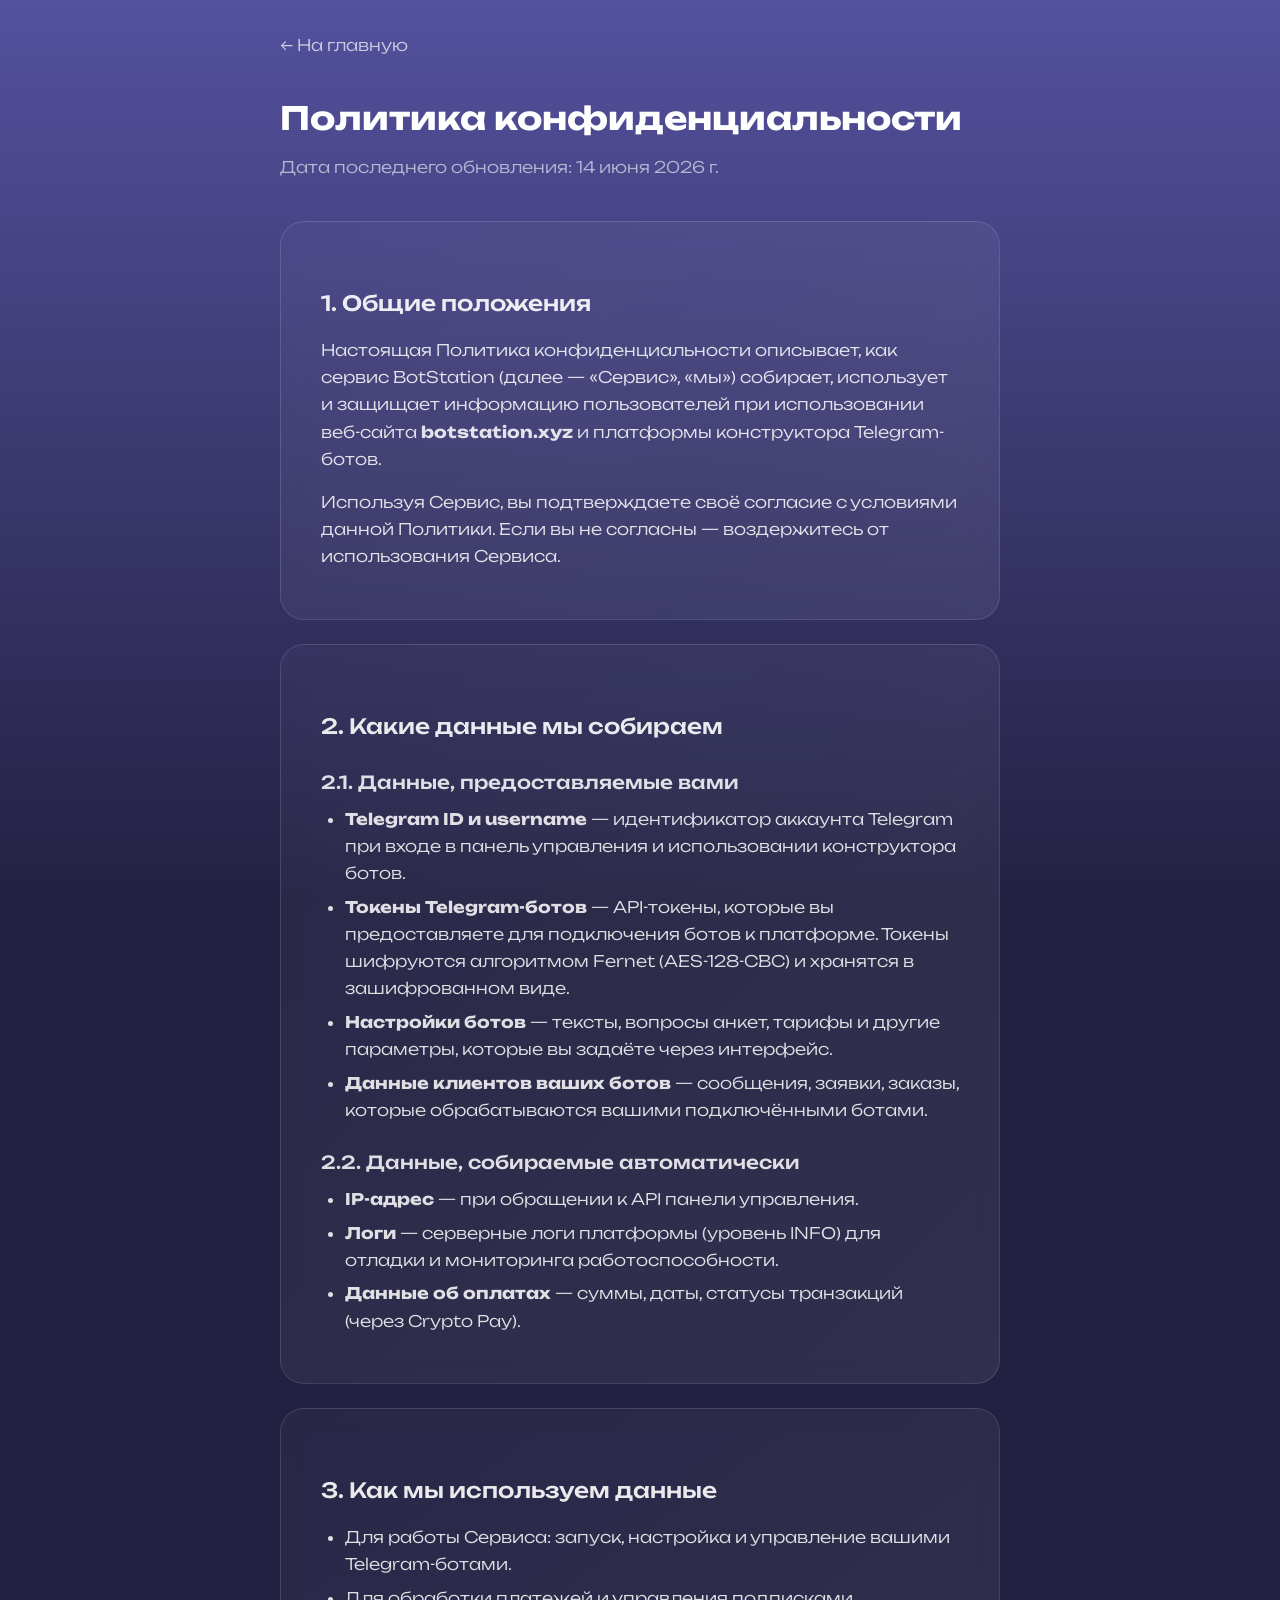
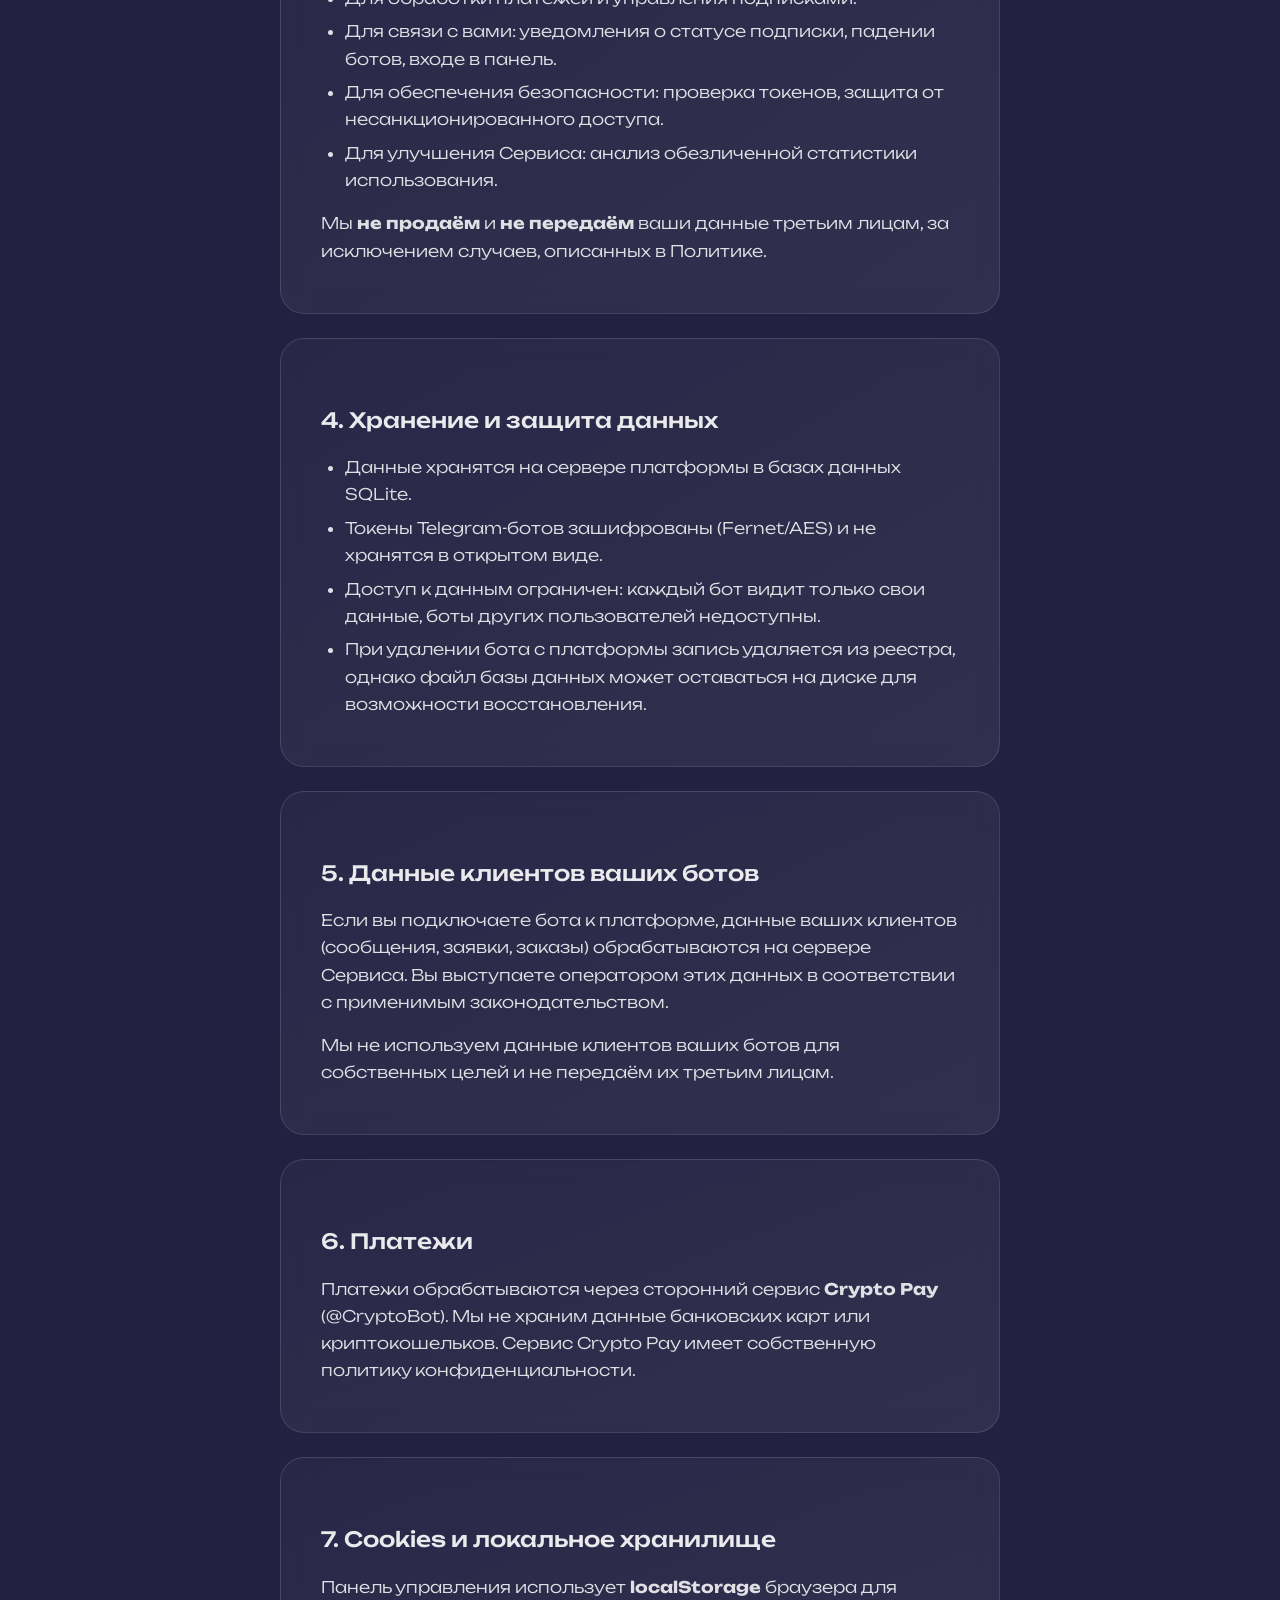
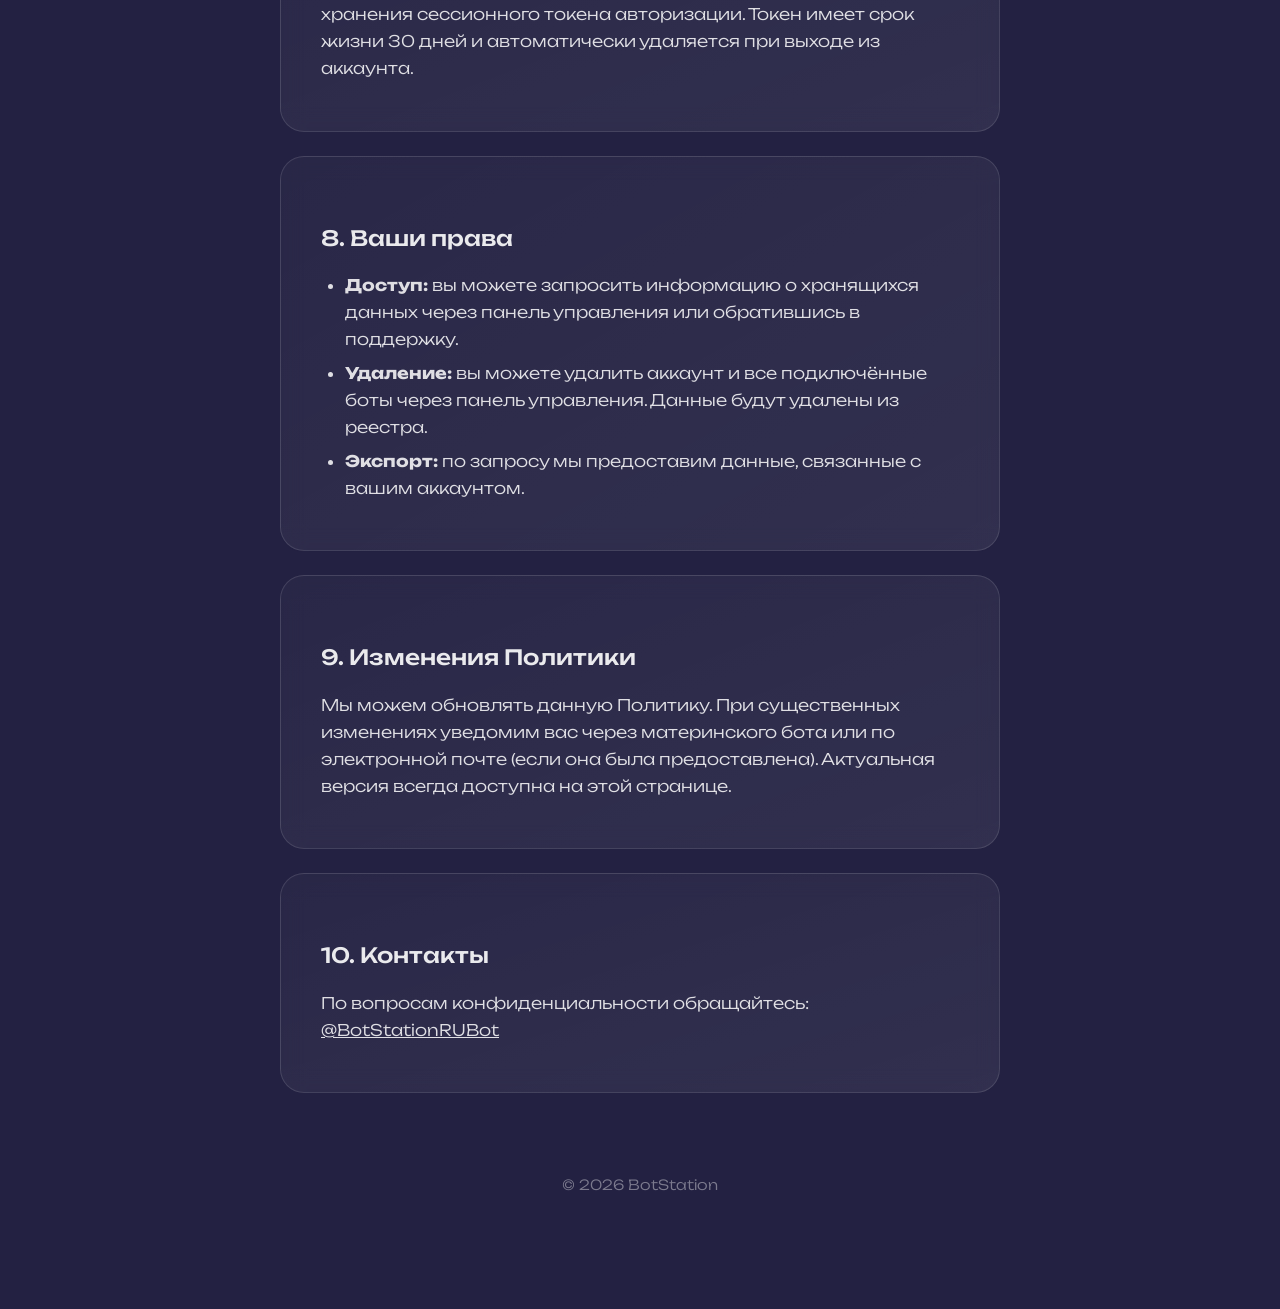
<file: privacy.html>
<!DOCTYPE html>
<html lang="ru">
<head>
<meta charset="utf-8">
<meta name="viewport" content="width=device-width, initial-scale=1">
<title>Политика конфиденциальности — BotStation</title>
<meta name="robots" content="noindex">
<link rel="canonical" href="https://botstation.xyz/privacy.html">
<style>
@font-face{font-display:swap;font-family:FindSansPro;font-style:normal;font-weight:300;src:url(fonts/FindSansPro-Light.woff2) format("woff2")}
@font-face{font-display:swap;font-family:FindSansPro;font-style:normal;font-weight:400;src:url(fonts/FindSansPro-Regular.woff2) format("woff2")}
@font-face{font-display:swap;font-family:FindSansPro;font-style:normal;font-weight:500;src:url(fonts/FindSansPro-Medium.woff2) format("woff2")}
@font-face{font-display:swap;font-family:FindSansPro;font-style:normal;font-weight:700;src:url(fonts/FindSansPro-Bold.woff2) format("woff2")}
*{box-sizing:border-box;margin:0;padding:0}
body{background:#232142;color:#fff;min-height:100vh;font-family:FindSansPro,ui-sans-serif,system-ui,-apple-system,"Segoe UI",Roboto,sans-serif;line-height:1.7;overflow-x:hidden}
body::after{content:"";position:fixed;inset:0;pointer-events:none;z-index:-1;background:linear-gradient(#54519e,#232142)}
a{color:inherit;text-decoration:none}
.page{position:relative;z-index:1;max-width:48rem;margin:0 auto;padding:2rem 1.5rem 5rem}
.back{display:inline-flex;align-items:center;gap:.5rem;opacity:.7;font-weight:300;margin-bottom:2rem;transition:opacity .2s}
.back:hover{opacity:1}
h1{font-weight:700;font-size:2rem;margin-bottom:.5rem}
.date{font-weight:300;opacity:.6;margin-bottom:2.5rem}
.glass{border-radius:1.5rem;-webkit-backdrop-filter:blur(12px);backdrop-filter:blur(12px);background:linear-gradient(to bottom right,rgba(255,255,255,.03),rgba(255,255,255,.07));border:1px solid rgba(255,255,255,.12);padding:2rem 2.5rem;margin-bottom:1.5rem}
h2{font-weight:500;font-size:1.3rem;margin:2rem 0 1rem;opacity:.9}
h3{font-weight:500;font-size:1.1rem;margin:1.5rem 0 .5rem;opacity:.85}
p{font-weight:300;opacity:.85;margin-bottom:1rem}
ul{font-weight:300;opacity:.85;margin:.5rem 0 1rem 1.5rem}
li{margin-bottom:.4rem}
footer{width:100%;padding:2rem 0;margin-top:3rem;text-align:center;font-weight:300;opacity:.4;font-size:.875rem}
@media(max-width:768px){.glass{padding:1.5rem}h1{font-size:1.6rem}}
</style>
</head>
<body>
<div class="page">
  <a class="back" href="index.html">← На главную</a>
  <h1>Политика конфиденциальности</h1>
  <div class="date">Дата последнего обновления: 14 июня 2026 г.</div>

  <div class="glass">
    <h2>1. Общие положения</h2>
    <p>Настоящая Политика конфиденциальности описывает, как сервис BotStation (далее — «Сервис», «мы») собирает, использует и защищает информацию пользователей при использовании веб-сайта <b>botstation.xyz</b> и платформы конструктора Telegram-ботов.</p>
    <p>Используя Сервис, вы подтверждаете своё согласие с условиями данной Политики. Если вы не согласны — воздержитесь от использования Сервиса.</p>
  </div>

  <div class="glass">
    <h2>2. Какие данные мы собираем</h2>

    <h3>2.1. Данные, предоставляемые вами</h3>
    <ul>
      <li><b>Telegram ID и username</b> — идентификатор аккаунта Telegram при входе в панель управления и использовании конструктора ботов.</li>
      <li><b>Токены Telegram-ботов</b> — API-токены, которые вы предоставляете для подключения ботов к платформе. Токены шифруются алгоритмом Fernet (AES-128-CBC) и хранятся в зашифрованном виде.</li>
      <li><b>Настройки ботов</b> — тексты, вопросы анкет, тарифы и другие параметры, которые вы задаёте через интерфейс.</li>
      <li><b>Данные клиентов ваших ботов</b> — сообщения, заявки, заказы, которые обрабатываются вашими подключёнными ботами.</li>
    </ul>

    <h3>2.2. Данные, собираемые автоматически</h3>
    <ul>
      <li><b>IP-адрес</b> — при обращении к API панели управления.</li>
      <li><b>Логи</b> — серверные логи платформы (уровень INFO) для отладки и мониторинга работоспособности.</li>
      <li><b>Данные об оплатах</b> — суммы, даты, статусы транзакций (через Crypto Pay).</li>
    </ul>
  </div>

  <div class="glass">
    <h2>3. Как мы используем данные</h2>
    <ul>
      <li>Для работы Сервиса: запуск, настройка и управление вашими Telegram-ботами.</li>
      <li>Для обработки платежей и управления подписками.</li>
      <li>Для связи с вами: уведомления о статусе подписки, падении ботов, входе в панель.</li>
      <li>Для обеспечения безопасности: проверка токенов, защита от несанкционированного доступа.</li>
      <li>Для улучшения Сервиса: анализ обезличенной статистики использования.</li>
    </ul>
    <p>Мы <b>не продаём</b> и <b>не передаём</b> ваши данные третьим лицам, за исключением случаев, описанных в Политике.</p>
  </div>

  <div class="glass">
    <h2>4. Хранение и защита данных</h2>
    <ul>
      <li>Данные хранятся на сервере платформы в базах данных SQLite.</li>
      <li>Токены Telegram-ботов зашифрованы (Fernet/AES) и не хранятся в открытом виде.</li>
      <li>Доступ к данным ограничен: каждый бот видит только свои данные, боты других пользователей недоступны.</li>
      <li>При удалении бота с платформы запись удаляется из реестра, однако файл базы данных может оставаться на диске для возможности восстановления.</li>
    </ul>
  </div>

  <div class="glass">
    <h2>5. Данные клиентов ваших ботов</h2>
    <p>Если вы подключаете бота к платформе, данные ваших клиентов (сообщения, заявки, заказы) обрабатываются на сервере Сервиса. Вы выступаете оператором этих данных в соответствии с применимым законодательством.</p>
    <p>Мы не используем данные клиентов ваших ботов для собственных целей и не передаём их третьим лицам.</p>
  </div>

  <div class="glass">
    <h2>6. Платежи</h2>
    <p>Платежи обрабатываются через сторонний сервис <b>Crypto Pay</b> (@CryptoBot). Мы не храним данные банковских карт или криптокошельков. Сервис Crypto Pay имеет собственную политику конфиденциальности.</p>
  </div>

  <div class="glass">
    <h2>7. Cookies и локальное хранилище</h2>
    <p>Панель управления использует <b>localStorage</b> браузера для хранения сессионного токена авторизации. Токен имеет срок жизни 30 дней и автоматически удаляется при выходе из аккаунта.</p>
  </div>

  <div class="glass">
    <h2>8. Ваши права</h2>
    <ul>
      <li><b>Доступ:</b> вы можете запросить информацию о хранящихся данных через панель управления или обратившись в поддержку.</li>
      <li><b>Удаление:</b> вы можете удалить аккаунт и все подключённые боты через панель управления. Данные будут удалены из реестра.</li>
      <li><b>Экспорт:</b> по запросу мы предоставим данные, связанные с вашим аккаунтом.</li>
    </ul>
  </div>

  <div class="glass">
    <h2>9. Изменения Политики</h2>
    <p>Мы можем обновлять данную Политику. При существенных изменениях уведомим вас через материнского бота или по электронной почте (если она была предоставлена). Актуальная версия всегда доступна на этой странице.</p>
  </div>

  <div class="glass">
    <h2>10. Контакты</h2>
    <p>По вопросам конфиденциальности обращайтесь: <a href="https://t.me/BotStationRUBot" style="text-decoration:underline">@BotStationRUBot</a></p>
  </div>

  <footer>© 2026 BotStation</footer>
</div>
</body>
</html>
</file>
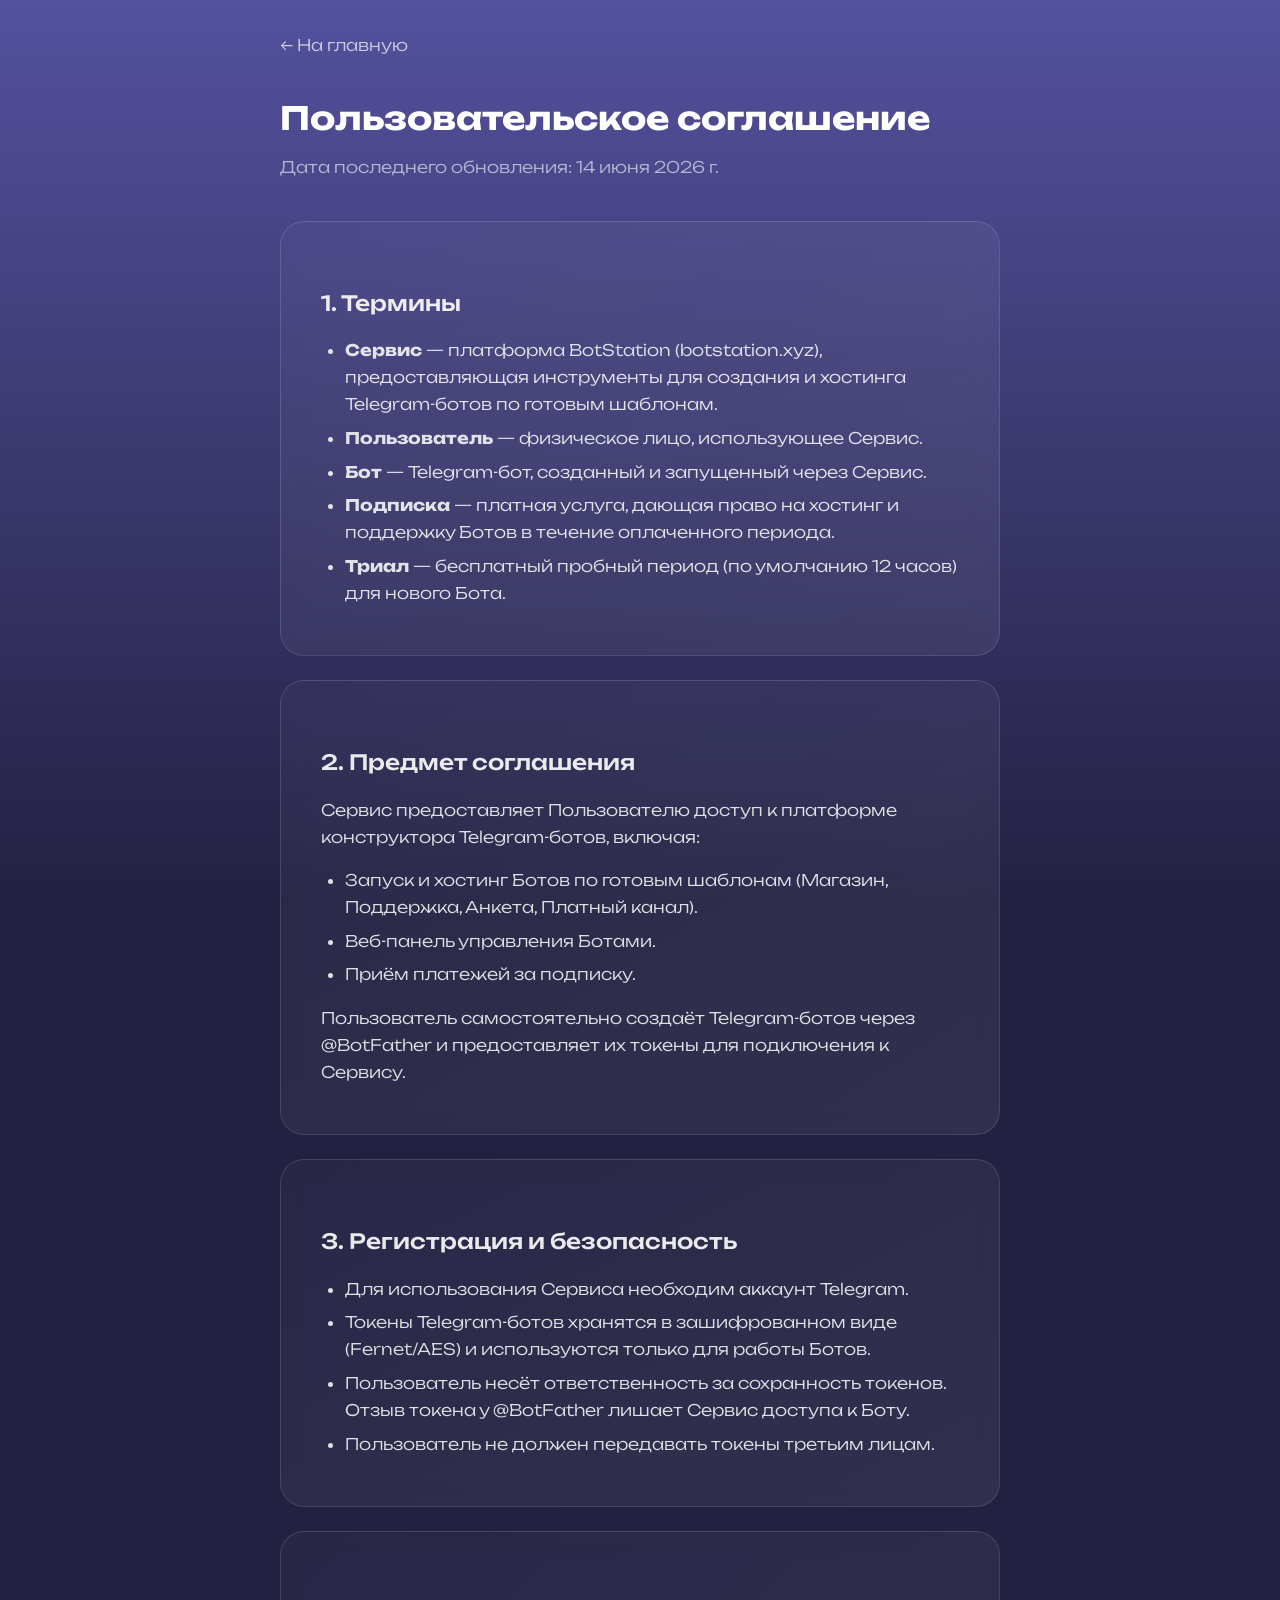
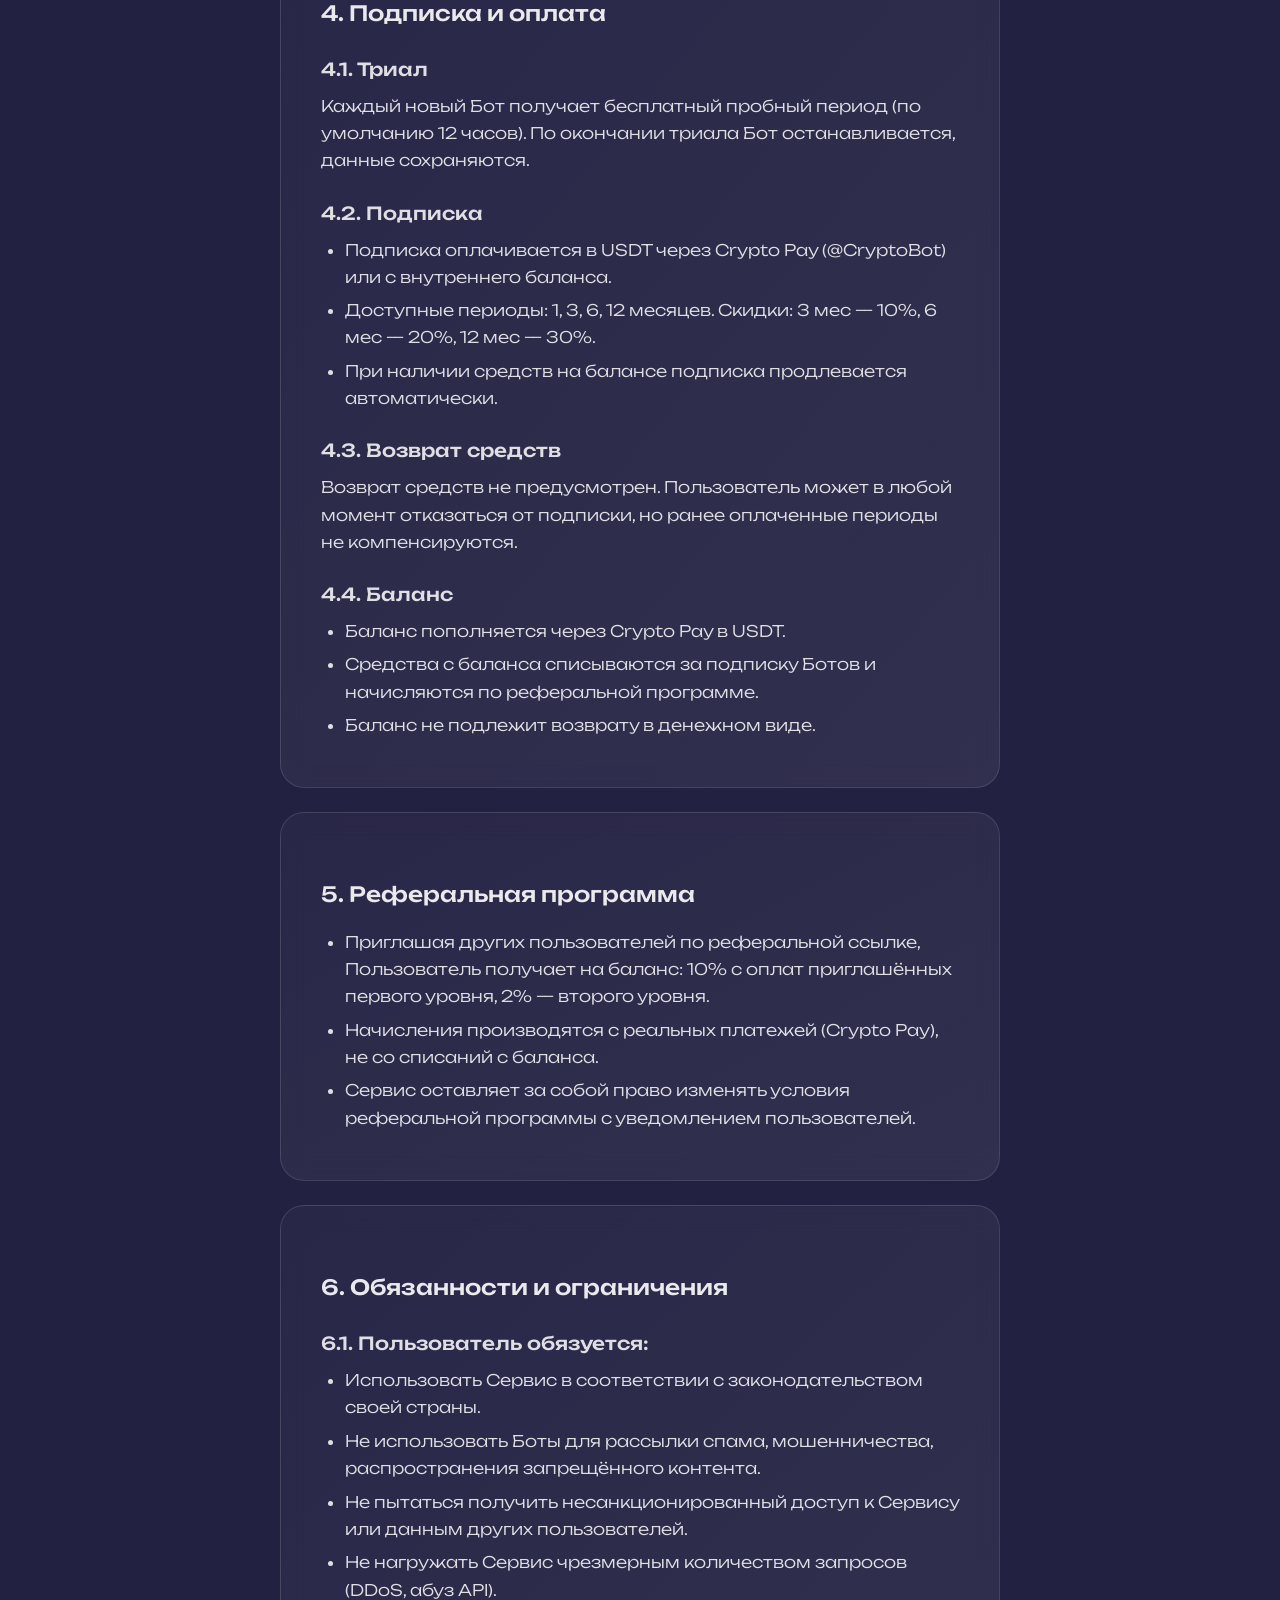
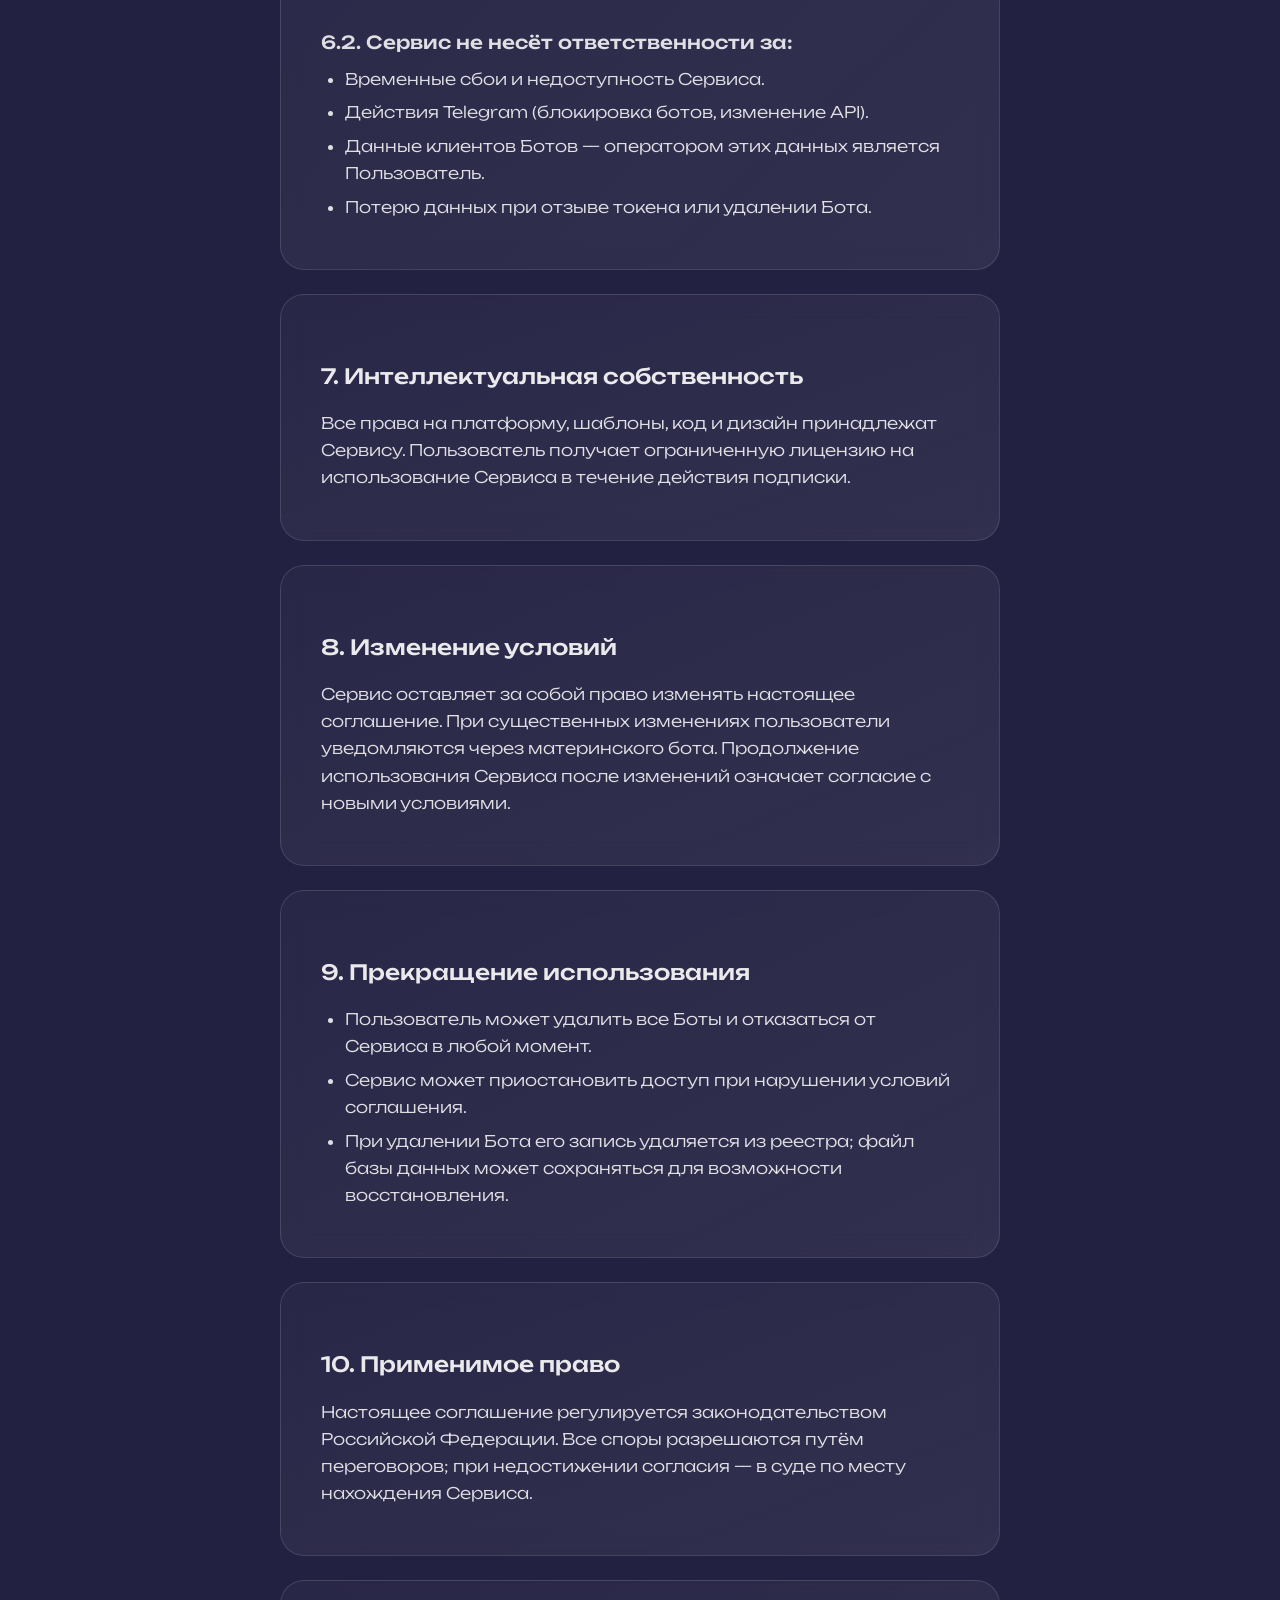
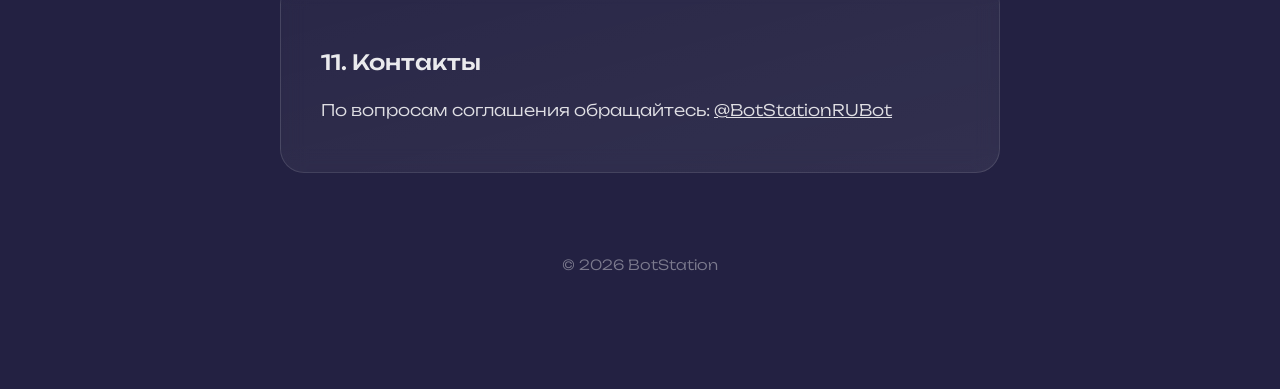
<file: terms.html>
<!DOCTYPE html>
<html lang="ru">
<head>
<meta charset="utf-8">
<meta name="viewport" content="width=device-width, initial-scale=1">
<title>Пользовательское соглашение — BotStation</title>
<meta name="robots" content="noindex">
<link rel="canonical" href="https://botstation.xyz/terms.html">
<style>
@font-face{font-display:swap;font-family:FindSansPro;font-style:normal;font-weight:300;src:url(fonts/FindSansPro-Light.woff2) format("woff2")}
@font-face{font-display:swap;font-family:FindSansPro;font-style:normal;font-weight:400;src:url(fonts/FindSansPro-Regular.woff2) format("woff2")}
@font-face{font-display:swap;font-family:FindSansPro;font-style:normal;font-weight:500;src:url(fonts/FindSansPro-Medium.woff2) format("woff2")}
@font-face{font-display:swap;font-family:FindSansPro;font-style:normal;font-weight:700;src:url(fonts/FindSansPro-Bold.woff2) format("woff2")}
*{box-sizing:border-box;margin:0;padding:0}
body{background:#232142;color:#fff;min-height:100vh;font-family:FindSansPro,ui-sans-serif,system-ui,-apple-system,"Segoe UI",Roboto,sans-serif;line-height:1.7;overflow-x:hidden}
body::after{content:"";position:fixed;inset:0;pointer-events:none;z-index:-1;background:linear-gradient(#54519e,#232142)}
a{color:inherit;text-decoration:none}
.page{position:relative;z-index:1;max-width:48rem;margin:0 auto;padding:2rem 1.5rem 5rem}
.back{display:inline-flex;align-items:center;gap:.5rem;opacity:.7;font-weight:300;margin-bottom:2rem;transition:opacity .2s}
.back:hover{opacity:1}
h1{font-weight:700;font-size:2rem;margin-bottom:.5rem}
.date{font-weight:300;opacity:.6;margin-bottom:2.5rem}
.glass{border-radius:1.5rem;-webkit-backdrop-filter:blur(12px);backdrop-filter:blur(12px);background:linear-gradient(to bottom right,rgba(255,255,255,.03),rgba(255,255,255,.07));border:1px solid rgba(255,255,255,.12);padding:2rem 2.5rem;margin-bottom:1.5rem}
h2{font-weight:500;font-size:1.3rem;margin:2rem 0 1rem;opacity:.9}
h3{font-weight:500;font-size:1.1rem;margin:1.5rem 0 .5rem;opacity:.85}
p{font-weight:300;opacity:.85;margin-bottom:1rem}
ul,ol{font-weight:300;opacity:.85;margin:.5rem 0 1rem 1.5rem}
li{margin-bottom:.4rem}
footer{width:100%;padding:2rem 0;margin-top:3rem;text-align:center;font-weight:300;opacity:.4;font-size:.875rem}
@media(max-width:768px){.glass{padding:1.5rem}h1{font-size:1.6rem}}
</style>
</head>
<body>
<div class="page">
  <a class="back" href="index.html">← На главную</a>
  <h1>Пользовательское соглашение</h1>
  <div class="date">Дата последнего обновления: 14 июня 2026 г.</div>

  <div class="glass">
    <h2>1. Термины</h2>
    <ul>
      <li><b>Сервис</b> — платформа BotStation (botstation.xyz), предоставляющая инструменты для создания и хостинга Telegram-ботов по готовым шаблонам.</li>
      <li><b>Пользователь</b> — физическое лицо, использующее Сервис.</li>
      <li><b>Бот</b> — Telegram-бот, созданный и запущенный через Сервис.</li>
      <li><b>Подписка</b> — платная услуга, дающая право на хостинг и поддержку Ботов в течение оплаченного периода.</li>
      <li><b>Триал</b> — бесплатный пробный период (по умолчанию 12 часов) для нового Бота.</li>
    </ul>
  </div>

  <div class="glass">
    <h2>2. Предмет соглашения</h2>
    <p>Сервис предоставляет Пользователю доступ к платформе конструктора Telegram-ботов, включая:</p>
    <ul>
      <li>Запуск и хостинг Ботов по готовым шаблонам (Магазин, Поддержка, Анкета, Платный канал).</li>
      <li>Веб-панель управления Ботами.</li>
      <li>Приём платежей за подписку.</li>
    </ul>
    <p>Пользователь самостоятельно создаёт Telegram-ботов через @BotFather и предоставляет их токены для подключения к Сервису.</p>
  </div>

  <div class="glass">
    <h2>3. Регистрация и безопасность</h2>
    <ul>
      <li>Для использования Сервиса необходим аккаунт Telegram.</li>
      <li>Токены Telegram-ботов хранятся в зашифрованном виде (Fernet/AES) и используются только для работы Ботов.</li>
      <li>Пользователь несёт ответственность за сохранность токенов. Отзыв токена у @BotFather лишает Сервис доступа к Боту.</li>
      <li>Пользователь не должен передавать токены третьим лицам.</li>
    </ul>
  </div>

  <div class="glass">
    <h2>4. Подписка и оплата</h2>
    <h3>4.1. Триал</h3>
    <p>Каждый новый Бот получает бесплатный пробный период (по умолчанию 12 часов). По окончании триала Бот останавливается, данные сохраняются.</p>

    <h3>4.2. Подписка</h3>
    <ul>
      <li>Подписка оплачивается в USDT через Crypto Pay (@CryptoBot) или с внутреннего баланса.</li>
      <li>Доступные периоды: 1, 3, 6, 12 месяцев. Скидки: 3 мес — 10%, 6 мес — 20%, 12 мес — 30%.</li>
      <li>При наличии средств на балансе подписка продлевается автоматически.</li>
    </ul>

    <h3>4.3. Возврат средств</h3>
    <p>Возврат средств не предусмотрен. Пользователь может в любой момент отказаться от подписки, но ранее оплаченные периоды не компенсируются.</p>

    <h3>4.4. Баланс</h3>
    <ul>
      <li>Баланс пополняется через Crypto Pay в USDT.</li>
      <li>Средства с баланса списываются за подписку Ботов и начисляются по реферальной программе.</li>
      <li>Баланс не подлежит возврату в денежном виде.</li>
    </ul>
  </div>

  <div class="glass">
    <h2>5. Реферальная программа</h2>
    <ul>
      <li>Приглашая других пользователей по реферальной ссылке, Пользователь получает на баланс: 10% с оплат приглашённых первого уровня, 2% — второго уровня.</li>
      <li>Начисления производятся с реальных платежей (Crypto Pay), не со списаний с баланса.</li>
      <li>Сервис оставляет за собой право изменять условия реферальной программы с уведомлением пользователей.</li>
    </ul>
  </div>

  <div class="glass">
    <h2>6. Обязанности и ограничения</h2>
    <h3>6.1. Пользователь обязуется:</h3>
    <ul>
      <li>Использовать Сервис в соответствии с законодательством своей страны.</li>
      <li>Не использовать Боты для рассылки спама, мошенничества, распространения запрещённого контента.</li>
      <li>Не пытаться получить несанкционированный доступ к Сервису или данным других пользователей.</li>
      <li>Не нагружать Сервис чрезмерным количеством запросов (DDoS, абуз API).</li>
    </ul>

    <h3>6.2. Сервис не несёт ответственности за:</h3>
    <ul>
      <li>Временные сбои и недоступность Сервиса.</li>
      <li>Действия Telegram (блокировка ботов, изменение API).</li>
      <li>Данные клиентов Ботов — оператором этих данных является Пользователь.</li>
      <li>Потерю данных при отзыве токена или удалении Бота.</li>
    </ul>
  </div>

  <div class="glass">
    <h2>7. Интеллектуальная собственность</h2>
    <p>Все права на платформу, шаблоны, код и дизайн принадлежат Сервису. Пользователь получает ограниченную лицензию на использование Сервиса в течение действия подписки.</p>
  </div>

  <div class="glass">
    <h2>8. Изменение условий</h2>
    <p>Сервис оставляет за собой право изменять настоящее соглашение. При существенных изменениях пользователи уведомляются через материнского бота. Продолжение использования Сервиса после изменений означает согласие с новыми условиями.</p>
  </div>

  <div class="glass">
    <h2>9. Прекращение использования</h2>
    <ul>
      <li>Пользователь может удалить все Боты и отказаться от Сервиса в любой момент.</li>
      <li>Сервис может приостановить доступ при нарушении условий соглашения.</li>
      <li>При удалении Бота его запись удаляется из реестра; файл базы данных может сохраняться для возможности восстановления.</li>
    </ul>
  </div>

  <div class="glass">
    <h2>10. Применимое право</h2>
    <p>Настоящее соглашение регулируется законодательством Российской Федерации. Все споры разрешаются путём переговоров; при недостижении согласия — в суде по месту нахождения Сервиса.</p>
  </div>

  <div class="glass">
    <h2>11. Контакты</h2>
    <p>По вопросам соглашения обращайтесь: <a href="https://t.me/BotStationRUBot" style="text-decoration:underline">@BotStationRUBot</a></p>
  </div>

  <footer>© 2026 BotStation</footer>
</div>
</body>
</html>
</file>
<file: styles.css>
:root {
  --ink: #10110f;
  --ink-soft: #2e302b;
  --paper: #f2efe7;
  --paper-bright: #fbfaf6;
  --blue: #2f5bff;
  --blue-dark: #1738b8;
  --blue-soft: #dfe6ff;
  --acid: #c9ff45;
  --orange: #ff6b3d;
  --line: rgba(16, 17, 15, 0.19);
  --line-dark: rgba(255, 255, 255, 0.18);
  --muted: #686a62;
  --radius-sm: 14px;
  --radius-md: 24px;
  --radius-lg: 38px;
  --container: 1320px;
  --shadow: 0 24px 80px rgba(16, 17, 15, 0.12);
  --ease: cubic-bezier(.2, .75, .25, 1);
}

*,
*::before,
*::after {
  box-sizing: border-box;
}

html {
  scroll-behavior: smooth;
  scroll-padding-top: 92px;
  -webkit-tap-highlight-color: transparent;
}

body {
  margin: 0;
  overflow-x: hidden;
  background: var(--paper);
  color: var(--ink);
  font-family: "Manrope", system-ui, -apple-system, BlinkMacSystemFont, "Segoe UI", sans-serif;
  font-size: 16px;
  line-height: 1.55;
  text-rendering: optimizeLegibility;
  -webkit-font-smoothing: antialiased;
  -webkit-touch-callout: none;
}

body,
body * {
  -webkit-user-select: none;
  user-select: none;
}

::selection {
  background: transparent;
  color: inherit;
}

img,
a {
  -webkit-user-drag: none;
}

:focus:not(:focus-visible) {
  outline: none;
}

body::before {
  position: fixed;
  inset: 0;
  z-index: -2;
  content: "";
  pointer-events: none;
  opacity: .38;
  background-image:
    linear-gradient(rgba(16, 17, 15, .035) 1px, transparent 1px),
    linear-gradient(90deg, rgba(16, 17, 15, .035) 1px, transparent 1px);
  background-size: 48px 48px;
}

body::after {
  position: fixed;
  inset: 0;
  z-index: -1;
  content: "";
  pointer-events: none;
  background:
    radial-gradient(56rem 42rem at 92% 5%, rgba(47, 91, 255, .11), transparent 62%),
    radial-gradient(36rem 28rem at -5% 45%, rgba(255, 107, 61, .07), transparent 68%);
}

::selection {
  background: var(--blue);
  color: #fff;
}

a {
  color: inherit;
}

button,
a,
summary {
  -webkit-tap-highlight-color: transparent;
}

:focus-visible {
  outline: 2px solid currentColor;
  outline-offset: 4px;
}

h1,
h2,
h3,
p {
  margin-top: 0;
}

img {
  display: block;
  max-width: 100%;
}

.container {
  width: min(calc(100% - 48px), var(--container));
  margin-inline: auto;
}

.skip-link {
  position: fixed;
  top: 12px;
  left: 12px;
  z-index: 100;
  padding: 10px 16px;
  border-radius: 10px;
  background: var(--ink);
  color: #fff;
  text-decoration: none;
  transform: translateY(-160%);
  transition: transform .2s ease;
}

.skip-link:focus {
  transform: translateY(0);
}

.site-header {
  position: sticky;
  top: 0;
  z-index: 50;
  border-bottom: 1px solid transparent;
  background: rgba(242, 239, 231, .83);
  -webkit-backdrop-filter: blur(18px);
  backdrop-filter: blur(18px);
  transition: border-color .25s ease, box-shadow .25s ease;
}

.site-header.is-scrolled {
  border-bottom-color: var(--line);
  box-shadow: 0 10px 34px rgba(16, 17, 15, .05);
}

.nav {
  display: flex;
  min-height: 78px;
  align-items: center;
  gap: 30px;
}

.brand {
  display: inline-flex;
  align-items: center;
  gap: 12px;
  margin-right: auto;
  color: var(--ink);
  font-weight: 800;
  letter-spacing: -.03em;
  text-decoration: none;
}

.brand-mark {
  position: relative;
  display: grid;
  width: 34px;
  height: 34px;
  place-items: center;
  overflow: hidden;
  border-radius: 10px;
  background: var(--ink);
  color: #fff;
  font-family: "IBM Plex Mono", monospace;
  font-size: 14px;
}

.brand-mark::after {
  position: absolute;
  right: -8px;
  bottom: -8px;
  width: 20px;
  height: 20px;
  border-radius: 50%;
  background: var(--blue);
  content: "";
}

.brand-text {
  display: flex;
  flex-direction: column;
  line-height: 1;
}

.brand-text small {
  margin-top: 4px;
  color: var(--muted);
  font-family: "IBM Plex Mono", monospace;
  font-size: 9px;
  font-weight: 500;
  letter-spacing: .08em;
  text-transform: uppercase;
}

.nav-links {
  display: flex;
  align-items: center;
  gap: 26px;
}

.nav-links a {
  position: relative;
  color: var(--ink-soft);
  font-size: 14px;
  font-weight: 600;
  text-decoration: none;
}

.nav-links a::after {
  position: absolute;
  right: 0;
  bottom: -7px;
  left: 0;
  height: 2px;
  background: var(--blue);
  content: "";
  transform: scaleX(0);
  transform-origin: right;
  transition: transform .25s var(--ease);
}

.nav-links a:hover::after {
  transform: scaleX(1);
  transform-origin: left;
}

.nav-cta,
.button {
  display: inline-flex;
  min-height: 48px;
  align-items: center;
  justify-content: center;
  gap: 11px;
  border: 1px solid var(--ink);
  border-radius: 999px;
  font-size: 14px;
  font-weight: 700;
  line-height: 1;
  text-decoration: none;
  transition: transform .25s var(--ease), background-color .25s ease, color .25s ease, box-shadow .25s ease;
}

.nav-cta {
  min-height: 44px;
  padding: 0 18px;
  background: var(--ink);
  color: #fff;
}

.nav-cta:hover,
.button-primary:hover {
  transform: translateY(-2px);
  box-shadow: 0 12px 28px rgba(16, 17, 15, .18);
}

.button {
  padding: 0 22px;
}

.button-arrow {
  display: inline-block;
  font-family: "IBM Plex Mono", monospace;
  transition: transform .25s var(--ease);
}

.button:hover .button-arrow,
.nav-cta:hover .button-arrow {
  transform: translate(3px, -3px);
}

.button-primary {
  border-color: var(--blue);
  background: var(--blue);
  color: #fff;
}

.button-secondary {
  background: transparent;
  color: var(--ink);
}

.button-secondary:hover {
  background: var(--paper-bright);
  transform: translateY(-2px);
}

.hero {
  position: relative;
  padding: clamp(68px, 8vw, 124px) 0 40px;
}

.hero::after {
  position: absolute;
  top: 9%;
  left: 48%;
  z-index: -1;
  width: 360px;
  height: 360px;
  border: 1px solid rgba(47, 91, 255, .2);
  border-radius: 50%;
  content: "";
  box-shadow:
    0 0 0 56px rgba(47, 91, 255, .035),
    0 0 0 112px rgba(47, 91, 255, .025);
}

.hero-grid {
  display: grid;
  grid-template-columns: minmax(0, 1.12fr) minmax(390px, .72fr);
  align-items: center;
  gap: clamp(48px, 7vw, 100px);
}

.eyebrow,
.section-kicker,
.case-label,
.service-index,
.mono {
  font-family: "IBM Plex Mono", monospace;
}

.eyebrow {
  display: flex;
  align-items: center;
  gap: 12px;
  margin-bottom: 28px;
  color: var(--ink-soft);
  font-size: 12px;
  font-weight: 500;
  letter-spacing: .05em;
  text-transform: uppercase;
}

.eyebrow-dot {
  width: 9px;
  height: 9px;
  border-radius: 50%;
  background: var(--acid);
  box-shadow: 0 0 0 5px rgba(201, 255, 69, .23);
}

.hero h1 {
  max-width: 9.3ch;
  margin-bottom: 32px;
  font-size: clamp(58px, 8.15vw, 122px);
  font-weight: 800;
  letter-spacing: -.075em;
  line-height: .96;
}

.hero h1 .accent {
  display: block;
  color: var(--blue);
}

.hero h1 .indent {
  display: block;
  margin-top: .1em;
  padding-left: .72em;
}

.hero-lead {
  max-width: 665px;
  margin-bottom: 30px;
  color: var(--ink-soft);
  font-size: clamp(18px, 1.55vw, 22px);
  line-height: 1.55;
}

.hero-actions {
  display: flex;
  flex-wrap: wrap;
  gap: 12px;
}

.hero-note {
  display: flex;
  flex-wrap: wrap;
  gap: 10px 22px;
  margin-top: 24px;
  color: var(--muted);
  font-size: 13px;
}

.hero-note span {
  display: inline-flex;
  align-items: center;
  gap: 8px;
}

.hero-note span::before {
  width: 5px;
  height: 5px;
  border-radius: 50%;
  background: var(--blue);
  content: "";
}

.product-window {
  position: relative;
  min-height: 580px;
  overflow: hidden;
  border: 1px solid rgba(255, 255, 255, .11);
  border-radius: var(--radius-lg);
  background: var(--ink);
  color: #fff;
  box-shadow: var(--shadow);
}

.product-window::before {
  position: absolute;
  top: -140px;
  right: -130px;
  width: 360px;
  height: 360px;
  border-radius: 50%;
  background: var(--blue);
  content: "";
  filter: blur(6px);
}

.window-bar {
  position: relative;
  z-index: 1;
  display: flex;
  height: 60px;
  align-items: center;
  justify-content: space-between;
  padding: 0 24px;
  border-bottom: 1px solid var(--line-dark);
  font-family: "IBM Plex Mono", monospace;
  font-size: 11px;
  letter-spacing: .04em;
  text-transform: uppercase;
}

.window-status {
  display: inline-flex;
  align-items: center;
  gap: 8px;
  color: rgba(255, 255, 255, .65);
}

.window-status::before {
  width: 7px;
  height: 7px;
  border-radius: 50%;
  background: var(--acid);
  content: "";
  animation: pulse 2s ease-in-out infinite;
}

.window-body {
  position: relative;
  z-index: 1;
  display: flex;
  min-height: 520px;
  flex-direction: column;
  padding: 28px;
}

.chat-date {
  align-self: center;
  margin: 0 0 22px;
  color: rgba(255, 255, 255, .45);
  font-family: "IBM Plex Mono", monospace;
  font-size: 10px;
  letter-spacing: .07em;
  text-transform: uppercase;
}

.message {
  max-width: 84%;
  margin-bottom: 12px;
  padding: 14px 16px;
  border-radius: 18px;
  font-size: 14px;
  line-height: 1.45;
}

.message-client {
  align-self: flex-end;
  border-bottom-right-radius: 5px;
  background: var(--paper-bright);
  color: var(--ink);
  box-shadow: 0 10px 28px rgba(0, 0, 0, .18);
}

.message-bot {
  align-self: flex-start;
  border-bottom-left-radius: 5px;
  background: #292b27;
  color: rgba(255, 255, 255, .9);
}

.message small {
  display: block;
  margin-top: 7px;
  color: rgba(255, 255, 255, .5);
  font-family: "IBM Plex Mono", monospace;
  font-size: 9px;
}

.message-client small {
  color: rgba(16, 17, 15, .5);
}

.event-stack {
  display: grid;
  gap: 8px;
  margin-top: auto;
}

.event {
  display: grid;
  grid-template-columns: 56px 1fr auto;
  align-items: center;
  gap: 12px;
  padding: 12px 14px;
  border: 1px solid rgba(255, 255, 255, .11);
  border-radius: 12px;
  background: rgba(255, 255, 255, .045);
  font-family: "IBM Plex Mono", monospace;
  font-size: 10px;
}

.event-time {
  color: rgba(255, 255, 255, .42);
}

.event-result {
  color: var(--acid);
}

.window-stamp {
  position: relative;
  z-index: 2;
  align-self: flex-end;
  margin: 4px 0 16px;
  padding: 8px 12px;
  border: 1px solid var(--acid);
  border-radius: 999px;
  color: var(--acid);
  font-family: "IBM Plex Mono", monospace;
  font-size: 10px;
  letter-spacing: .08em;
  text-transform: uppercase;
  transform: rotate(-4deg);
}

@keyframes pulse {
  0%, 100% { opacity: 1; }
  50% { opacity: .35; }
}

.capability-bar {
  margin-top: clamp(64px, 8vw, 112px);
  border-block: 1px solid var(--line);
}

.capability-list {
  display: grid;
  grid-template-columns: repeat(5, 1fr);
  margin: 0;
  padding: 0;
  list-style: none;
}

.capability-list li {
  min-width: 0;
  padding: 20px 16px;
  border-right: 1px solid var(--line);
  font-family: "IBM Plex Mono", monospace;
  font-size: 11px;
  letter-spacing: .035em;
  text-align: center;
  text-transform: uppercase;
}

.capability-list li:first-child {
  border-left: 1px solid var(--line);
}

.section {
  padding: clamp(86px, 11vw, 152px) 0;
}

.section-head {
  display: grid;
  grid-template-columns: minmax(0, 1fr) minmax(280px, 470px);
  align-items: end;
  gap: 46px;
  margin-bottom: clamp(48px, 7vw, 82px);
}

.section-kicker {
  display: inline-flex;
  align-items: center;
  gap: 10px;
  margin-bottom: 22px;
  color: var(--blue);
  font-size: 11px;
  letter-spacing: .08em;
  text-transform: uppercase;
}

.section-kicker::before {
  width: 26px;
  height: 2px;
  background: currentColor;
  content: "";
}

.section-title {
  max-width: 820px;
  margin-bottom: 0;
  font-size: clamp(42px, 6vw, 82px);
  font-weight: 800;
  letter-spacing: -.06em;
  line-height: .98;
}

.section-intro {
  margin-bottom: 5px;
  color: var(--muted);
  font-size: 17px;
  line-height: 1.65;
}

.services {
  position: relative;
  background: var(--ink);
  color: #fff;
}

.services::before {
  position: absolute;
  top: 0;
  right: 7%;
  width: 1px;
  height: 100%;
  background: rgba(255, 255, 255, .07);
  content: "";
}

.services .section-kicker {
  color: var(--acid);
}

.services .section-intro {
  color: rgba(255, 255, 255, .58);
}

.service-grid {
  display: grid;
  grid-template-columns: repeat(2, 1fr);
  border-top: 1px solid var(--line-dark);
  border-left: 1px solid var(--line-dark);
}

.service-card {
  position: relative;
  min-height: 330px;
  padding: clamp(28px, 4vw, 48px);
  overflow: hidden;
  border-right: 1px solid var(--line-dark);
  border-bottom: 1px solid var(--line-dark);
  transition: background-color .3s ease;
}

.service-card::after {
  position: absolute;
  right: -55px;
  bottom: -55px;
  width: 130px;
  height: 130px;
  border: 1px solid rgba(255, 255, 255, .13);
  border-radius: 50%;
  content: "";
  transition: transform .4s var(--ease), background-color .3s ease;
}

.service-card:hover {
  background: #171915;
}

.service-card:hover::after {
  background: var(--blue);
  transform: scale(1.38);
}

.service-index {
  display: flex;
  align-items: center;
  justify-content: space-between;
  margin-bottom: 68px;
  color: rgba(255, 255, 255, .45);
  font-size: 11px;
}

.service-index span:last-child {
  color: var(--acid);
}

.service-card h3 {
  max-width: 12ch;
  margin-bottom: 18px;
  font-size: clamp(27px, 3vw, 42px);
  font-weight: 700;
  letter-spacing: -.045em;
  line-height: 1.05;
}

.service-card p {
  max-width: 50ch;
  margin-bottom: 26px;
  color: rgba(255, 255, 255, .62);
}

.tag-list {
  display: flex;
  flex-wrap: wrap;
  gap: 7px;
  margin: 0;
  padding: 0;
  list-style: none;
}

.tag-list li {
  padding: 7px 10px;
  border: 1px solid rgba(255, 255, 255, .19);
  border-radius: 999px;
  color: rgba(255, 255, 255, .75);
  font-family: "IBM Plex Mono", monospace;
  font-size: 9px;
  letter-spacing: .035em;
  text-transform: uppercase;
}

.cases {
  background: var(--paper-bright);
}

.cases-stack {
  display: grid;
  gap: 24px;
}

.case-card {
  display: grid;
  min-height: 560px;
  grid-template-columns: minmax(0, .9fr) minmax(380px, .7fr);
  overflow: hidden;
  border: 1px solid var(--ink);
  border-radius: var(--radius-lg);
}

.case-copy {
  display: flex;
  flex-direction: column;
  padding: clamp(34px, 5vw, 66px);
  container-type: inline-size;
}

.case-label {
  margin-bottom: 44px;
  font-size: 11px;
  letter-spacing: .06em;
  text-transform: uppercase;
}

.case-card h3 {
  margin-bottom: 20px;
  overflow-wrap: anywhere;
  font-size: clamp(38px, 5.1vw, 72px);
  font-weight: 800;
  letter-spacing: -.06em;
  line-height: .97;
}

.case-card h3 .at {
  color: var(--blue);
}

.case-card.case-market h3 {
  overflow-wrap: normal;
  word-break: normal;
}

@media (min-width: 961px) {
  .case-card.case-market h3 {
    white-space: nowrap;
    font-size: clamp(30px, 4.2vw, 64px);
    font-size: clamp(22px, 10cqi, 64px);
  }
}

.case-description {
  max-width: 55ch;
  margin-bottom: 34px;
  color: var(--ink-soft);
  font-size: 17px;
}

.case-link {
  display: inline-flex;
  align-items: center;
  gap: 9px;
  width: fit-content;
  margin-top: auto;
  border-bottom: 1px solid currentColor;
  font-size: 14px;
  font-weight: 700;
  text-decoration: none;
}

.case-link span {
  transition: transform .25s var(--ease);
}

.case-link:hover span {
  transform: translate(3px, -3px);
}

.case-visual {
  position: relative;
  display: grid;
  min-height: 100%;
  place-items: center;
  overflow: hidden;
  padding: 42px;
  background: var(--blue);
}

.case-visual::before,
.case-visual::after {
  position: absolute;
  border: 1px solid rgba(255, 255, 255, .24);
  border-radius: 50%;
  content: "";
}

.case-visual::before {
  width: 430px;
  height: 430px;
}

.case-visual::after {
  width: 600px;
  height: 600px;
}

.case-metrics {
  position: relative;
  z-index: 1;
  display: grid;
  width: min(100%, 380px);
  overflow: hidden;
  border: 1px solid rgba(255, 255, 255, .35);
  border-radius: 24px;
  background: rgba(16, 17, 15, .94);
  color: #fff;
  box-shadow: 0 26px 70px rgba(10, 18, 58, .32);
}

.metric {
  display: grid;
  grid-template-columns: 94px 1fr;
  align-items: center;
  gap: 16px;
  padding: 22px 24px;
  border-bottom: 1px solid rgba(255, 255, 255, .13);
}

.metric:last-child {
  border-bottom: 0;
}

.metric strong {
  color: var(--acid);
  font-family: "IBM Plex Mono", monospace;
  font-size: 27px;
  letter-spacing: -.05em;
}

.metric span {
  color: rgba(255, 255, 255, .66);
  font-size: 12px;
  line-height: 1.35;
}

.case-market .case-visual {
  background: var(--orange);
}

.mini-app {
  position: relative;
  z-index: 1;
  width: min(100%, 340px);
  overflow: hidden;
  border: 8px solid var(--ink);
  border-radius: 30px;
  background: var(--paper-bright);
  box-shadow: 0 28px 70px rgba(77, 24, 6, .3);
  transform: rotate(2.5deg);
}

.mini-app-head {
  display: flex;
  align-items: center;
  justify-content: space-between;
  padding: 16px 18px;
  border-bottom: 1px solid var(--line);
  font-size: 12px;
  font-weight: 800;
}

.cart-badge {
  display: grid;
  width: 28px;
  height: 28px;
  place-items: center;
  border-radius: 50%;
  background: var(--blue);
  color: #fff;
  font-family: "IBM Plex Mono", monospace;
  font-size: 10px;
}

.mini-app-body {
  padding: 18px;
}

.mini-banner {
  min-height: 118px;
  padding: 22px;
  border-radius: 18px;
  background: var(--ink);
  color: #fff;
}

.mini-banner small {
  color: var(--acid);
  font-family: "IBM Plex Mono", monospace;
  font-size: 9px;
  text-transform: uppercase;
}

.mini-banner p {
  max-width: 11ch;
  margin: 12px 0 0;
  font-size: 21px;
  font-weight: 700;
  letter-spacing: -.04em;
  line-height: 1.05;
}

.product-row {
  display: grid;
  grid-template-columns: 58px 1fr auto;
  align-items: center;
  gap: 12px;
  padding: 14px 0;
  border-bottom: 1px solid var(--line);
}

.product-thumb {
  display: block;
  width: 58px;
  height: 58px;
  border-radius: 14px;
  background: var(--blue-soft);
  object-fit: cover;
  box-shadow: inset 0 0 0 1px rgba(16, 17, 15, .08);
}

.product-row:nth-child(3) .product-thumb {
  background: #ffe1d7;
}

.product-row strong,
.product-row small {
  display: block;
}

.product-row strong {
  font-size: 12px;
}

.product-row small {
  margin-top: 4px;
  color: var(--muted);
  font-size: 10px;
}

.product-row b {
  font-family: "IBM Plex Mono", monospace;
  font-size: 11px;
}

.process {
  padding-bottom: clamp(88px, 10vw, 138px);
}

.process-grid {
  display: grid;
  grid-template-columns: repeat(4, 1fr);
  border-top: 1px solid var(--ink);
}

.process-step {
  position: relative;
  min-height: 320px;
  padding: 30px 24px 28px 0;
  border-right: 1px solid var(--line);
}

.process-step:not(:first-child) {
  padding-left: 24px;
}

.process-step:last-child {
  border-right: 0;
  padding-right: 0;
}

.step-number {
  display: block;
  margin-bottom: 94px;
  color: var(--blue);
  font-family: "IBM Plex Mono", monospace;
  font-size: 12px;
}

.process-step h3 {
  margin-bottom: 15px;
  font-size: 23px;
  font-weight: 700;
  letter-spacing: -.035em;
  line-height: 1.12;
}

.process-step p {
  margin-bottom: 0;
  color: var(--muted);
  font-size: 14px;
}

.faq-section {
  padding: clamp(88px, 11vw, 150px) 0;
  background: var(--blue);
  color: #fff;
}

.faq-layout {
  display: grid;
  grid-template-columns: minmax(0, .75fr) minmax(420px, 1fr);
  gap: clamp(52px, 9vw, 120px);
}

.faq-copy {
  position: sticky;
  top: 128px;
  align-self: start;
}

.faq-section .section-kicker {
  color: var(--acid);
}

.faq-section .section-title {
  font-size: clamp(42px, 5.2vw, 70px);
}

.faq-copy p {
  max-width: 38ch;
  margin-top: 26px;
  color: rgba(255, 255, 255, .7);
}

.faq-list {
  border-top: 1px solid rgba(255, 255, 255, .35);
}

.faq-item {
  border-bottom: 1px solid rgba(255, 255, 255, .35);
}

.faq-trigger {
  width: 100%;
  display: grid;
  grid-template-columns: 1fr 28px;
  align-items: center;
  gap: 18px;
  padding: 24px 0;
  border: 0;
  background: transparent;
  color: inherit;
  cursor: pointer;
  font-family: inherit;
  font-size: 18px;
  font-weight: 700;
  line-height: inherit;
  text-align: left;
}

.faq-trigger:focus-visible {
  outline: 2px solid var(--acid);
  outline-offset: 5px;
}

.faq-trigger::after {
  display: grid;
  box-sizing: border-box;
  width: 28px;
  height: 28px;
  place-items: center;
  border: 1px solid rgba(255, 255, 255, .55);
  border-radius: 50%;
  content: "↓";
  font-family: "IBM Plex Mono", monospace;
  font-size: 15px;
  font-weight: 500;
  line-height: 1;
  transition: transform .42s var(--ease), background-color .3s ease;
}

.faq-item.is-open .faq-trigger::after {
  background-color: var(--acid);
  color: var(--ink);
  transform: rotate(180deg);
}

.faq-list.is-ready .faq-answer {
  display: grid;
  grid-template-rows: 0fr;
  visibility: hidden;
  opacity: 0;
  transition:
    grid-template-rows .48s var(--ease),
    opacity .3s ease,
    visibility 0s linear .48s;
}

.faq-answer-inner {
  min-height: 0;
  overflow: hidden;
}

.faq-item p {
  max-width: 62ch;
  margin: -4px 48px 24px 0;
  color: rgba(255, 255, 255, .72);
}

.faq-list.is-ready .faq-item p {
  transform: translateY(-8px);
  transition: transform .48s var(--ease);
}

.faq-list.is-ready .faq-item.is-open .faq-answer {
  grid-template-rows: 1fr;
  visibility: visible;
  opacity: 1;
  transition:
    grid-template-rows .48s var(--ease),
    opacity .34s ease .06s,
    visibility 0s;
}

.faq-list.is-ready .faq-item.is-open p {
  transform: none;
}

.contact {
  position: relative;
  padding: clamp(86px, 12vw, 164px) 0;
  overflow: hidden;
  background: var(--acid);
}

.contact::before {
  position: absolute;
  top: 50%;
  right: -100px;
  width: 470px;
  height: 470px;
  border: 1px solid rgba(16, 17, 15, .24);
  border-radius: 50%;
  content: "";
  transform: translateY(-50%);
  box-shadow: 0 0 0 72px rgba(16, 17, 15, .04), 0 0 0 144px rgba(16, 17, 15, .025);
}

.contact-inner {
  position: relative;
  z-index: 1;
  display: grid;
  grid-template-columns: minmax(0, 1fr) auto;
  align-items: end;
  gap: 60px;
}

.contact .section-kicker {
  color: var(--ink);
}

.contact h2 {
  max-width: 950px;
  margin-bottom: 0;
  font-size: clamp(50px, 7.6vw, 110px);
  font-weight: 800;
  letter-spacing: -.07em;
  line-height: .98;
}

.contact-title-line {
  display: block;
  padding-top: .1em;
}

.contact-side {
  max-width: 330px;
}

.contact-side p {
  margin-bottom: 24px;
  color: rgba(16, 17, 15, .72);
}

.contact .button-primary {
  min-height: 56px;
  border-color: var(--ink);
  background: var(--ink);
}

.contact-note {
  display: block;
  margin-top: 14px;
  color: rgba(16, 17, 15, .62);
  font-family: "IBM Plex Mono", monospace;
  font-size: 10px;
  line-height: 1.45;
  text-transform: uppercase;
}

.site-footer {
  padding: 34px 0 46px;
  background: var(--ink);
  color: #fff;
}

.footer-row {
  display: grid;
  grid-template-columns: 1fr auto 1fr;
  align-items: center;
  gap: 30px;
  color: rgba(255, 255, 255, .55);
  font-size: 12px;
}

.footer-row .brand {
  color: #fff;
}

.footer-row .brand-text small {
  color: rgba(255, 255, 255, .42);
}

.footer-row > :last-child {
  text-align: right;
}

.js [data-reveal] {
  opacity: 0;
  transform: translateY(24px);
  transition: opacity .7s var(--ease), transform .7s var(--ease);
}

.js [data-reveal="left"] {
  transform: translateX(-28px);
}

.js [data-reveal="right"] {
  transform: translateX(28px);
}

.js [data-reveal].is-visible {
  opacity: 1;
  transform: translate(0, 0);
}

@media (max-width: 1100px) {
  .hero-grid {
    grid-template-columns: minmax(0, 1fr) minmax(350px, .72fr);
    gap: 42px;
  }

  .hero h1 {
    font-size: clamp(56px, 8.3vw, 86px);
    line-height: 1;
  }

  .process-grid {
    grid-template-columns: repeat(2, 1fr);
  }

  .process-step:nth-child(2) {
    border-right: 0;
  }

  .process-step:nth-child(n + 3) {
    border-top: 1px solid var(--line);
  }

  .process-step:nth-child(3) {
    padding-left: 0;
  }

  .contact-inner {
    grid-template-columns: 1fr;
  }
}

@media (max-width: 960px) {
  .nav-links {
    display: none;
  }

  .hero {
    padding-top: 72px;
  }

  .hero-grid,
  .section-head,
  .case-card,
  .faq-layout {
    grid-template-columns: 1fr;
  }

  .hero-copy {
    max-width: 760px;
  }

  .hero h1 {
    max-width: 9.5ch;
    font-size: clamp(66px, 13vw, 106px);
  }

  .product-window {
    width: min(100%, 650px);
    min-height: 520px;
    margin-left: auto;
  }

  .window-body {
    min-height: 460px;
  }

  .capability-list {
    grid-template-columns: repeat(3, 1fr);
  }

  .capability-list li:nth-child(3) {
    border-right: 0;
  }

  .capability-list li:nth-child(n + 4) {
    border-top: 1px solid var(--line);
  }

  .capability-list li:nth-child(4) {
    border-left: 1px solid var(--line);
  }

  .case-card {
    min-height: 0;
  }

  .case-visual {
    min-height: 520px;
  }

  .faq-copy {
    position: static;
  }

  .footer-row {
    grid-template-columns: 1fr auto;
  }

  .footer-row > :last-child {
    grid-column: 1 / -1;
    text-align: left;
  }
}

@media (max-width: 640px) {
  html {
    scroll-padding-top: 116px;
  }

  .container {
    width: min(calc(100% - 32px), var(--container));
  }

  .nav {
    min-height: 0;
    flex-wrap: wrap;
    gap: 8px 12px;
    padding-block: 10px 8px;
  }

  .brand {
    min-height: 44px;
  }

  .brand-text small {
    display: none;
  }

  .nav-cta {
    min-height: 44px;
    padding: 0 14px;
    font-size: 12px;
  }

  .nav-cta .button-arrow {
    display: none;
  }

  .nav-links {
    order: 3;
    display: flex;
    width: 100%;
    align-items: center;
    justify-content: space-between;
    gap: 12px;
    padding-top: 7px;
    border-top: 1px solid var(--line);
  }

  .nav-links a {
    display: inline-flex;
    min-height: 28px;
    align-items: center;
    flex: 0 0 auto;
    font-size: 11px;
    white-space: nowrap;
  }

  .hero {
    padding-top: 44px;
  }

  .hero::after {
    display: none;
  }

  .hero-grid {
    gap: 44px;
  }

  .eyebrow {
    align-items: flex-start;
    font-size: 10px;
    line-height: 1.5;
  }

  .eyebrow-dot {
    margin-top: 3px;
  }

  .hero h1 {
    margin-bottom: 24px;
    font-size: clamp(48px, 14vw, 60px);
    letter-spacing: -.07em;
  }

  .hero h1 .indent {
    padding-left: .3em;
  }

  .hero-lead {
    font-size: 17px;
  }

  .hero-actions {
    display: grid;
  }

  .button {
    width: 100%;
  }

  .hero-note {
    display: grid;
  }

  .product-window {
    min-height: 460px;
    border-radius: 26px;
  }

  .window-body {
    min-height: 400px;
    padding: 18px;
  }

  .window-bar {
    padding-inline: 18px;
  }

  .message {
    max-width: 92%;
    padding: 12px 14px;
  }

  .event {
    grid-template-columns: 48px 1fr;
    padding: 10px 12px;
  }

  .event-result {
    display: none;
  }

  .capability-bar {
    margin-top: 48px;
  }

  .capability-list {
    grid-template-columns: repeat(2, 1fr);
  }

  .capability-list li {
    min-height: 56px;
    display: grid;
    place-items: center;
    padding: 14px 8px;
    font-size: 11px;
    line-height: 1.35;
  }

  .capability-list li:nth-child(odd) {
    border-left: 1px solid var(--line);
  }

  .capability-list li:nth-child(even) {
    border-right: 1px solid var(--line);
  }

  .capability-list li:nth-child(n + 3) {
    border-top: 1px solid var(--line);
  }

  .capability-list li:last-child {
    grid-column: 1 / -1;
  }

  .section,
  .faq-section,
  .contact {
    padding-block: 68px;
  }

  .section-head {
    gap: 20px;
    margin-bottom: 36px;
  }

  .section-title {
    font-size: clamp(36px, 11vw, 48px);
  }

  .section-intro {
    font-size: 15px;
  }

  .service-grid {
    grid-template-columns: 1fr;
  }

  .service-card {
    min-height: 0;
    padding: 28px 24px;
  }

  .service-index {
    margin-bottom: 36px;
  }

  .tag-list li {
    font-size: 10px;
  }

  .case-copy {
    min-height: 0;
    padding: 32px 24px;
  }

  .case-label {
    margin-bottom: 24px;
  }

  .case-card h3 {
    overflow-wrap: normal;
    word-break: normal;
    font-size: clamp(30px, 9vw, 38px);
  }

  .case-description {
    font-size: 15px;
  }

  .case-link {
    min-height: 44px;
    padding-block: 8px;
  }

  .case-visual {
    min-height: 360px;
    padding: 20px;
  }

  .case-market .case-visual {
    min-height: 410px;
  }

  .mini-app {
    width: calc(100% - 12px);
    border-width: 6px;
    border-radius: 24px;
    transform: rotate(1deg);
  }

  .mini-app-head {
    padding: 13px 15px;
  }

  .mini-app-body {
    padding: 15px;
  }

  .mini-banner {
    min-height: 104px;
    padding: 18px;
  }

  .metric {
    grid-template-columns: 80px 1fr;
    padding: 19px;
  }

  .metric strong {
    font-size: 23px;
  }

  .process-grid {
    grid-template-columns: 1fr;
  }

  .process-step,
  .process-step:not(:first-child),
  .process-step:nth-child(3),
  .process-step:last-child {
    min-height: 0;
    padding: 28px 0;
    border-right: 0;
    border-top: 1px solid var(--line);
  }

  .process-step:first-child {
    border-top: 0;
  }

  .step-number {
    margin-bottom: 28px;
  }

  .faq-layout {
    gap: 36px;
  }

  .faq-trigger {
    font-size: 16px;
  }

  .faq-item p {
    margin: 0 40px 22px 0;
  }

  .contact-inner {
    gap: 36px;
  }

  .contact h2 {
    font-size: clamp(44px, 12.5vw, 54px);
  }

  .contact-side {
    max-width: none;
  }

  .footer-row {
    grid-template-columns: 1fr;
    gap: 20px;
  }

  .footer-row > :last-child {
    grid-column: auto;
  }

  .js [data-reveal="left"],
  .js [data-reveal="right"] {
    transform: translateY(18px);
  }
}

@media (prefers-reduced-motion: reduce) {
  html {
    scroll-behavior: auto;
  }

  *,
  *::before,
  *::after {
    animation-duration: .01ms !important;
    animation-iteration-count: 1 !important;
    scroll-behavior: auto !important;
    transition-duration: .01ms !important;
  }
}

.telegram-cursor-trail,
.telegram-cursor {
  position: fixed;
  top: 0;
  left: 0;
  display: none;
  pointer-events: none;
}

.telegram-cursor-trail {
  z-index: 9998;
  width: 100vw;
  height: 100vh;
}

.telegram-cursor {
  z-index: 9999;
  width: 0;
  height: 0;
  opacity: 0;
  transform: translate3d(-80px, -80px, 0);
  will-change: transform, opacity;
}

.telegram-cursor-plane {
  position: absolute;
  top: 0;
  left: 0;
  display: block;
  width: 38px;
  height: 38px;
  background-color: var(--blue);
  filter:
    drop-shadow(0 0 2px rgba(255, 255, 255, .95))
    drop-shadow(0 7px 12px rgba(16, 17, 15, .3));
  mask: url("telegram-plane.svg") center / contain no-repeat;
  transform: translate(-50%, -50%);
  transform-origin: center;
  transition: transform .2s var(--ease), background-color .16s ease;
  -webkit-mask: url("telegram-plane.svg") center / contain no-repeat;
}

.telegram-cursor.is-on-dark .telegram-cursor-plane {
  background-color: var(--paper-bright);
}

.telegram-cursor.is-visible {
  opacity: 1;
}

.telegram-cursor.is-interactive .telegram-cursor-plane {
  transform: translate(-50%, -50%) scale(1.18);
}

.telegram-cursor.is-pressed .telegram-cursor-plane {
  transform: translate(-50%, -50%) scale(.84);
}

@media (hover: hover) and (pointer: fine) {
  .telegram-cursor-trail,
  .telegram-cursor {
    display: block;
  }

  html.telegram-cursor-active,
  html.telegram-cursor-active * {
    cursor: none !important;
  }
}

@media (prefers-reduced-motion: reduce) {
  .telegram-cursor-trail {
    display: none;
  }

  .telegram-cursor,
  .telegram-cursor-plane {
    transition: none;
  }
}
</file>
